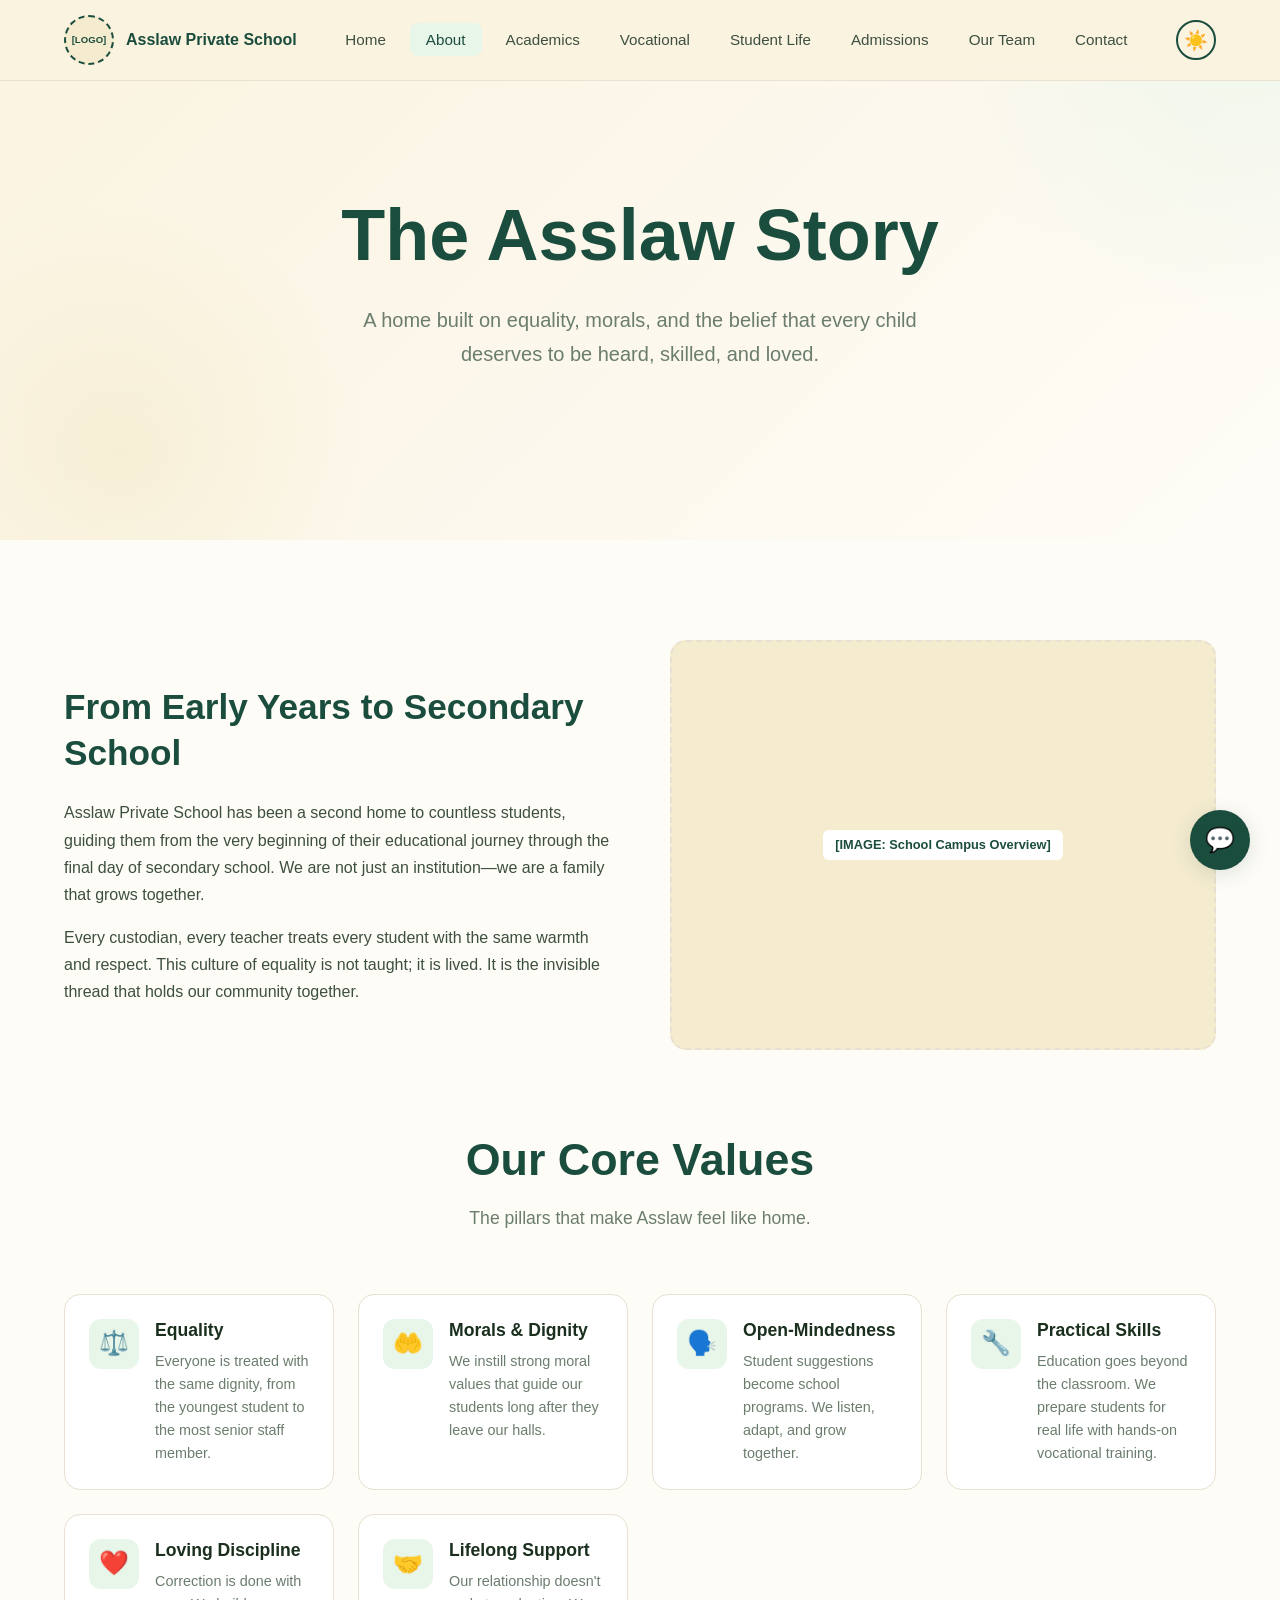
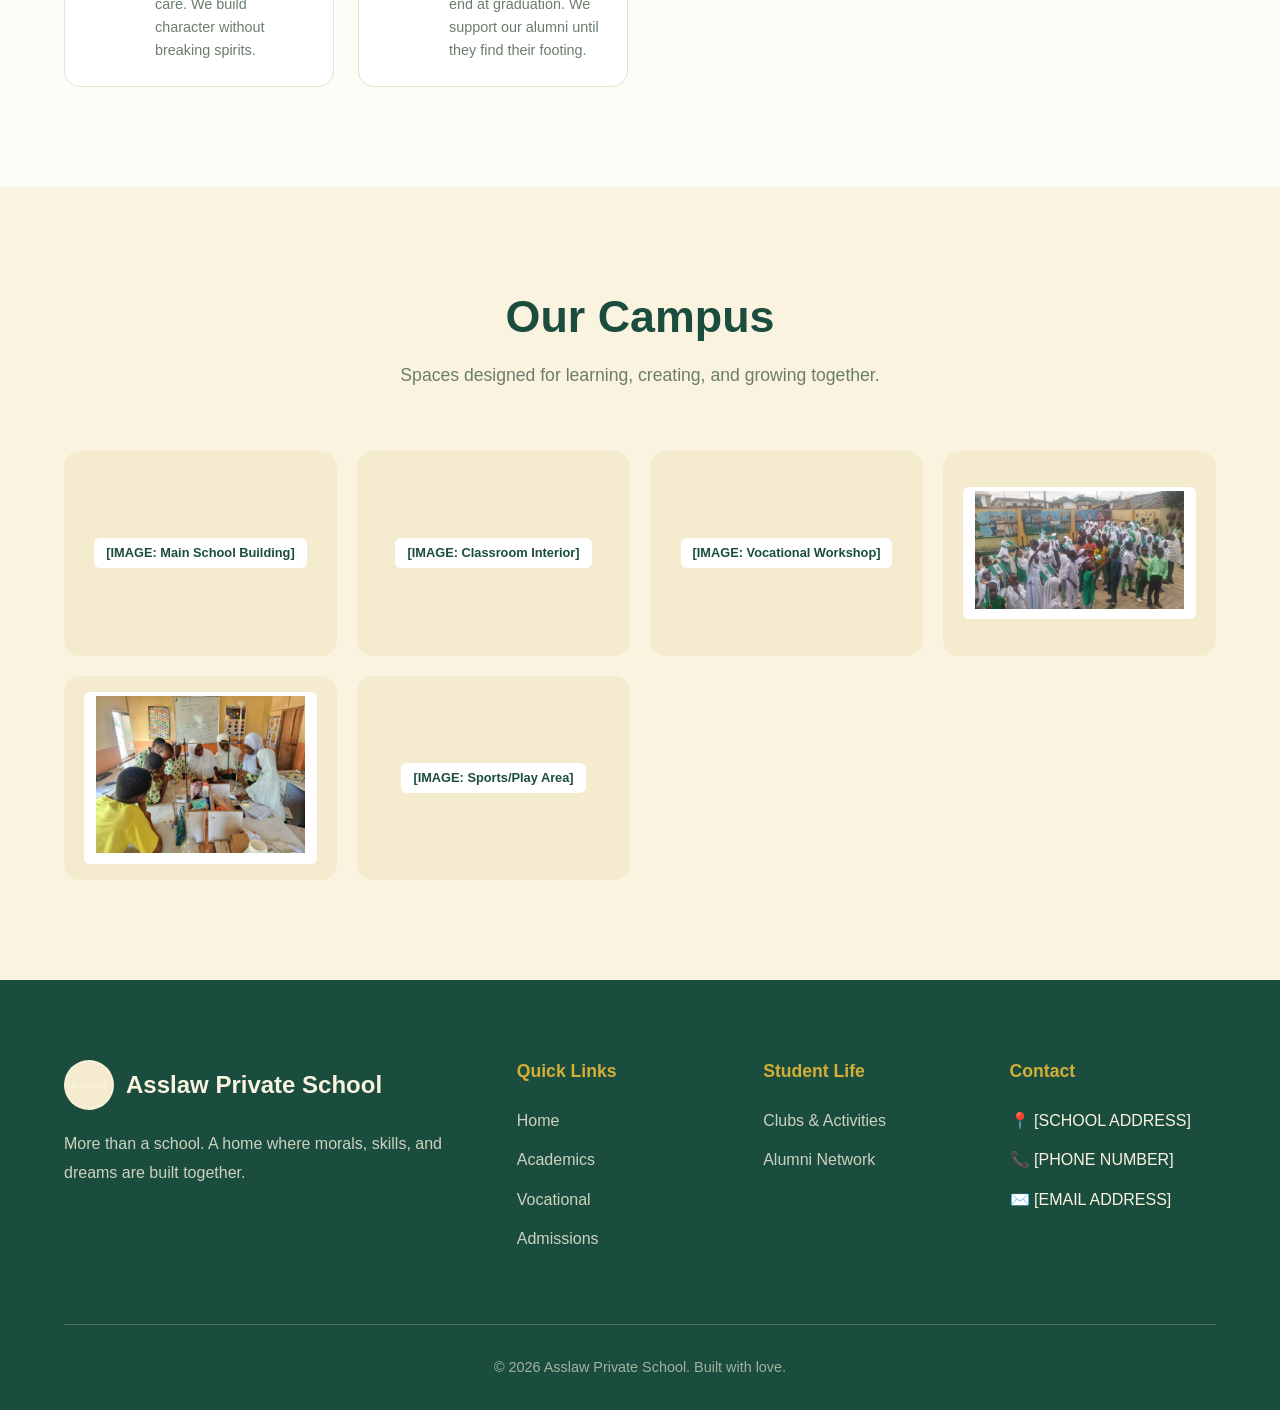
<file: about.html>
<!DOCTYPE html>
<html lang="en" data-theme="light">
<head>
  <meta charset="UTF-8">
  <meta name="viewport" content="width=device-width, initial-scale=1.0">
  <title>About Us | Asslaw Private School</title>
  <link rel="stylesheet" href="styles.css">
</head>
<body>

  <nav class="navbar">
    <div class="nav-container">
      <a href="index.html" class="logo">
        <div class="logo-placeholder">[LOGO]</div>
        <span class="school-name">Asslaw Private School</span>
      </a>
      <ul class="nav-links" id="nav-links">
        <li><a href="index.html">Home</a></li>
        <li><a href="about.html" class="active">About</a></li>
        <li><a href="academics.html">Academics</a></li>
        <li><a href="vocational.html">Vocational</a></li>
        <li><a href="student-life.html">Student Life</a></li>
        <li><a href="admissions.html">Admissions</a></li>
        <li><a href="team.html">Our Team</a></li>
        <li><a href="contact.html">Contact</a></li>
      </ul>
      <div class="nav-controls">
        <button class="theme-toggle" id="theme-toggle">☀️</button>
        <button class="mobile-menu-btn" id="mobile-menu-btn">☰</button>
      </div>
    </div>
  </nav>

  <section class="hero" style="min-height: 60vh; padding-top: 140px;">
    <div class="hero-content fade-in">
      <h1>The Asslaw Story</h1>
      <p>A home built on equality, morals, and the belief that every child deserves to be heard, skilled, and loved.</p>
    </div>
  </section>

  <section class="section">
    <div class="container">
      <div class="fade-in grid-fix">
        <div>
          <h2 style="font-size: 2.2rem; margin-bottom: 24px; color: var(--primary-green);">From Early Years to Secondary School</h2>
          <p style="margin-bottom: 16px; color: var(--text-body);">Asslaw Private School has been a second home to countless students, guiding them from the very beginning of their educational journey through the final day of secondary school. We are not just an institution—we are a family that grows together.</p>
          <p style="color: var(--text-body);">Every custodian, every teacher treats every student with the same warmth and respect. This culture of equality is not taught; it is lived. It is the invisible thread that holds our community together.</p>
        </div>
        <div class="image-placeholder" style="aspect-ratio: 4/3;">
          <span>[IMAGE: School Campus Overview]</span>
        </div>
      </div>

      <div class="section-header fade-in">
        <h2>Our Core Values</h2>
        <p>The pillars that make Asslaw feel like home.</p>
      </div>

      <div class="values-grid">
        <div class="value-item fade-in">
          <div class="value-icon">⚖️</div>
          <div class="value-content">
            <h4>Equality</h4>
            <p>Everyone is treated with the same dignity, from the youngest student to the most senior staff member.</p>
          </div>
        </div>
        
        <div class="value-item fade-in">
          <div class="value-icon">🤲</div>
          <div class="value-content">
            <h4>Morals & Dignity</h4>
            <p>We instill strong moral values that guide our students long after they leave our halls.</p>
          </div>
        </div>
        
        <div class="value-item fade-in">
          <div class="value-icon">🗣️</div>
          <div class="value-content">
            <h4>Open-Mindedness</h4>
            <p>Student suggestions become school programs. We listen, adapt, and grow together.</p>
          </div>
        </div>
        
        <div class="value-item fade-in">
          <div class="value-icon">🔧</div>
          <div class="value-content">
            <h4>Practical Skills</h4>
            <p>Education goes beyond the classroom. We prepare students for real life with hands-on vocational training.</p>
          </div>
        </div>
        
        <div class="value-item fade-in">
          <div class="value-icon">❤️</div>
          <div class="value-content">
            <h4>Loving Discipline</h4>
            <p>Correction is done with care. We build character without breaking spirits.</p>
          </div>
        </div>
        
        <div class="value-item fade-in">
          <div class="value-icon">🤝</div>
          <div class="value-content">
            <h4>Lifelong Support</h4>
            <p>Our relationship doesn't end at graduation. We support our alumni until they find their footing.</p>
          </div>
        </div>
      </div>
    </div>
  </section>

  <section class="section bg-cream">
    <div class="container">
      <div class="section-header fade-in">
        <h2>Our Campus</h2>
        <p>Spaces designed for learning, creating, and growing together.</p>
      </div>
      
      <div class="gallery-grid">
        <div class="gallery-item fade-in">
          <div class="image-placeholder" style="aspect-ratio: 4/3;">
            <span>[IMAGE: Main School Building]</span>
          </div>
        </div>
        <div class="gallery-item fade-in">
          <div class="image-placeholder" style="aspect-ratio: 4/3;">
            <span>[IMAGE: Classroom Interior]</span>
          </div>
        </div>
        <div class="gallery-item fade-in">
          <div class="image-placeholder" style="aspect-ratio: 4/3;">
            <span>[IMAGE: Vocational Workshop]</span>
          </div>
        </div>
        <div class="gallery-item fade-in">
          <div class="image-placeholder" style="aspect-ratio: 4/3;">
            <span><img src="./student-lead-initiative.jpeg" alt="Assembly Ground"></span>
          </div>
        </div>
        <div class="gallery-item fade-in">
          <div class="image-placeholder" style="aspect-ratio: 4/3;">
            <span><img src="./science-fair-friday.jpeg" alt="Science Lab"></span>
          </div>
        </div>
        <div class="gallery-item fade-in">
          <div class="image-placeholder" style="aspect-ratio: 4/3;">
            <span>[IMAGE: Sports/Play Area]</span>
          </div>
        </div>
      </div>
    </div>
  </section>

  <footer class="footer">
    <div class="container">
      <div class="footer-grid">
        <div class="footer-brand">
          <div class="logo" style="color: var(--cream);">
            <div class="logo-placeholder" style="border-color: var(--cream); color: var(--cream);">[LOGO]</div>
            <span>Asslaw Private School</span>
          </div>
          <p>More than a school. A home where morals, skills, and dreams are built together.</p>
        </div>
        <div>
          <h4>Quick Links</h4>
          <ul class="footer-links">
            <li><a href="index.html">Home</a></li>
            <li><a href="academics.html">Academics</a></li>
            <li><a href="vocational.html">Vocational</a></li>
            <li><a href="admissions.html">Admissions</a></li>
          </ul>
        </div>
        <div>
          <h4>Student Life</h4>
          <ul class="footer-links">
            <li><a href="student-life.html">Clubs & Activities</a></li>
            <li><a href="contact.html">Alumni Network</a></li>
          </ul>
        </div>
        <div>
          <h4>Contact</h4>
          <ul class="footer-links">
            <li>📍 [SCHOOL ADDRESS]</li>
            <li>📞 [PHONE NUMBER]</li>
            <li>✉️ [EMAIL ADDRESS]</li>
          </ul>
        </div>
      </div>
      <div class="footer-bottom">
        <p>© 2026 Asslaw Private School. Built with love.</p>
      </div>
    </div>
  </footer>

  <button class="back-to-top" id="back-to-top">↑</button>
    <!-- Asslaw Chatbot -->
<button class="chatbot-toggle" id="chatbot-toggle" aria-label="Open chat">💬</button>

<div class="chatbot-container" id="chatbot-container">
  <div class="chatbot-header">
    <div class="chatbot-avatar">🎓</div>
    <div class="chatbot-info">
      <h4>Asslaw Assistant</h4>
      <span><span class="status-dot"></span>Online now</span>
    </div>
    <button class="chatbot-close" id="chatbot-close">✕</button>
  </div>
  
  <div class="chatbot-messages" id="chatbot-messages"></div>
  
  <div class="chatbot-suggestions" id="chatbot-suggestions"></div>
  
  <div class="chatbot-input-area">
    <input type="text" class="chatbot-input" id="chatbot-input" placeholder="Ask me about Asslaw..." autocomplete="off">
    <button class="chatbot-send" id="chatbot-send">➤</button>
  </div>
</div>
  <script src="script.js"></script>
  
</body>
</html>
</file>
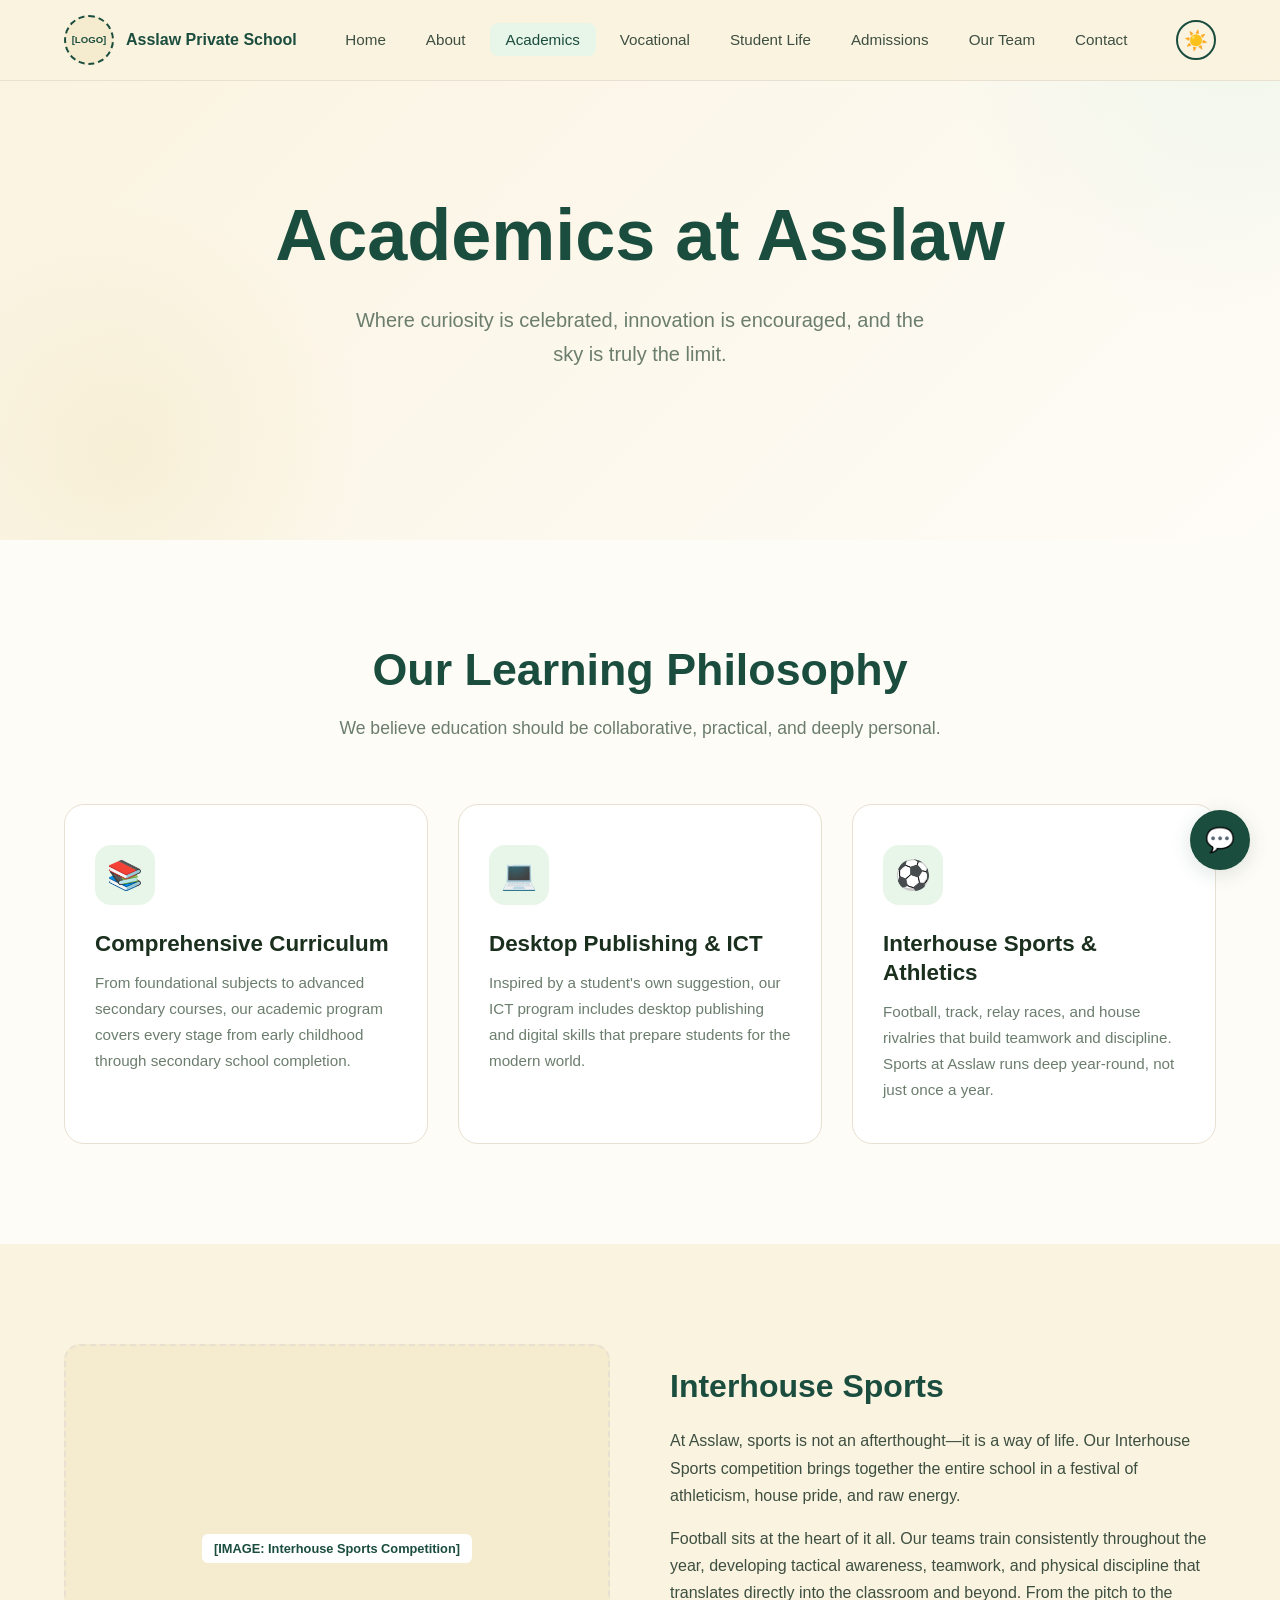
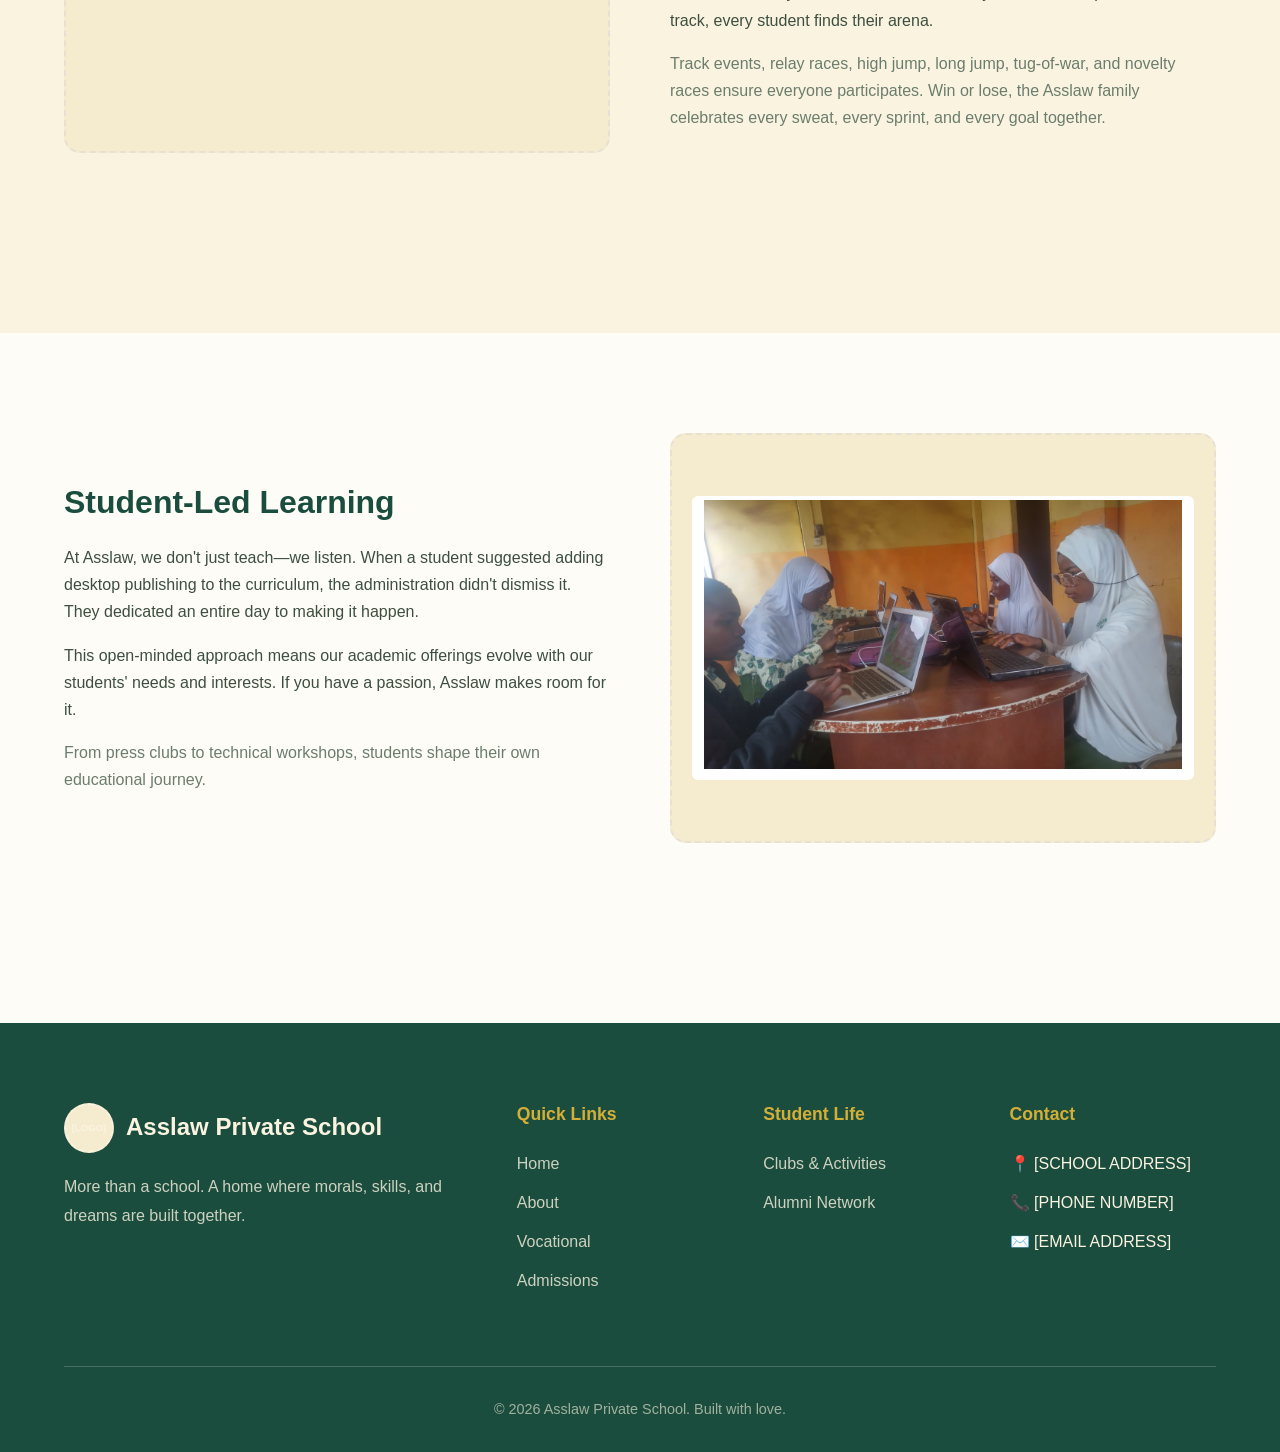
<file: academics.html>
<!DOCTYPE html>
<html lang="en" data-theme="light">
<head>
  <meta charset="UTF-8">
  <meta name="viewport" content="width=device-width, initial-scale=1.0">
  <title>Academics | Asslaw Private School</title>
  <link rel="stylesheet" href="styles.css">
</head>
<body>

  <nav class="navbar">
    <div class="nav-container">
      <a href="index.html" class="logo">
        <div class="logo-placeholder">[LOGO]</div>
        <span class="school-name">Asslaw Private School</span>
      </a>
      <ul class="nav-links" id="nav-links">
        <li><a href="index.html">Home</a></li>
        <li><a href="about.html">About</a></li>
        <li><a href="academics.html" class="active">Academics</a></li>
        <li><a href="vocational.html">Vocational</a></li>
        <li><a href="student-life.html">Student Life</a></li>
        <li><a href="admissions.html">Admissions</a></li>
        <li><a href="team.html">Our Team</a></li>
        <li><a href="contact.html">Contact</a></li>
      </ul>
      <div class="nav-controls">
        <button class="theme-toggle" id="theme-toggle">☀️</button>
        <button class="mobile-menu-btn" id="mobile-menu-btn">☰</button>
      </div>
    </div>
  </nav>

  <section class="hero" style="min-height: 60vh; padding-top: 140px;">
    <div class="hero-content fade-in">
      <h1>Academics at Asslaw</h1>
      <p>Where curiosity is celebrated, innovation is encouraged, and the sky is truly the limit.</p>
    </div>
  </section>

  <section class="section">
    <div class="container">
      <div class="section-header fade-in">
        <h2>Our Learning Philosophy</h2>
        <p>We believe education should be collaborative, practical, and deeply personal.</p>
      </div>

      <div class="card-grid">
        <div class="card fade-in">
          <div class="card-icon">📚</div>
          <h3>Comprehensive Curriculum</h3>
          <p>From foundational subjects to advanced secondary courses, our academic program covers every stage from early childhood through secondary school completion.</p>
        </div>
        
        <div class="card fade-in">
          <div class="card-icon">💻</div>
          <h3>Desktop Publishing & ICT</h3>
          <p>Inspired by a student's own suggestion, our ICT program includes desktop publishing and digital skills that prepare students for the modern world.</p>
        </div>
        
        <div class="card fade-in">
          <div class="card-icon">⚽</div>
          <h3>Interhouse Sports & Athletics</h3>
          <p>Football, track, relay races, and house rivalries that build teamwork and discipline. Sports at Asslaw runs deep year-round, not just once a year.</p>
        </div>
      </div>
    </div>
  </section>

  <section class="section bg-cream">
    <div class="container">
      <div class="fade-in grid-fix">
        <div class="image-placeholder" style="aspect-ratio: 4/3;">
          <span>[IMAGE: Interhouse Sports Competition]</span>
        </div>
        <div>
          <h2 style="font-size: 2rem; margin-bottom: 20px; color: var(--primary-green);">Interhouse Sports</h2>
          <p style="margin-bottom: 16px;">At Asslaw, sports is not an afterthought—it is a way of life. Our Interhouse Sports competition brings together the entire school in a festival of athleticism, house pride, and raw energy.</p>
          <p style="margin-bottom: 16px;">Football sits at the heart of it all. Our teams train consistently throughout the year, developing tactical awareness, teamwork, and physical discipline that translates directly into the classroom and beyond. From the pitch to the track, every student finds their arena.</p>
          <p style="color: var(--text-light);">Track events, relay races, high jump, long jump, tug-of-war, and novelty races ensure everyone participates. Win or lose, the Asslaw family celebrates every sweat, every sprint, and every goal together.</p>
        </div>
      </div>
    </div>
  </section>

  <section class="section">
    <div class="container">
      <div class="fade-in grid-fix">
        <div>
          <h2 style="font-size: 2rem; margin-bottom: 20px; color: var(--primary-green);">Student-Led Learning</h2>
          <p style="margin-bottom: 16px;">At Asslaw, we don't just teach—we listen. When a student suggested adding desktop publishing to the curriculum, the administration didn't dismiss it. They dedicated an entire day to making it happen.</p>
          <p style="margin-bottom: 16px;">This open-minded approach means our academic offerings evolve with our students' needs and interests. If you have a passion, Asslaw makes room for it.</p>
          <p style="color: var(--text-light);">From press clubs to technical workshops, students shape their own educational journey.</p>
        </div>
        <div class="image-placeholder" style="aspect-ratio: 4/3;">
          <span><img src="./desktop-publishing.jpeg" alt="Desktop Publishing Class"></span>
        </div>
      </div>
    </div>
  </section>

  <footer class="footer">
    <div class="container">
      <div class="footer-grid">
        <div class="footer-brand">
          <div class="logo" style="color: var(--cream);">
            <div class="logo-placeholder" style="border-color: var(--cream); color: var(--cream);">[LOGO]</div>
            <span>Asslaw Private School</span>
          </div>
          <p>More than a school. A home where morals, skills, and dreams are built together.</p>
        </div>
        <div>
          <h4>Quick Links</h4>
          <ul class="footer-links">
            <li><a href="index.html">Home</a></li>
            <li><a href="about.html">About</a></li>
            <li><a href="vocational.html">Vocational</a></li>
            <li><a href="admissions.html">Admissions</a></li>
          </ul>
        </div>
        <div>
          <h4>Student Life</h4>
          <ul class="footer-links">
            <li><a href="student-life.html">Clubs & Activities</a></li>
            <li><a href="contact.html">Alumni Network</a></li>
          </ul>
        </div>
        <div>
          <h4>Contact</h4>
          <ul class="footer-links">
            <li>📍 [SCHOOL ADDRESS]</li>
            <li>📞 [PHONE NUMBER]</li>
            <li>✉️ [EMAIL ADDRESS]</li>
          </ul>
        </div>
      </div>
      <div class="footer-bottom">
        <p>© 2026 Asslaw Private School. Built with love.</p>
      </div>
    </div>
  </footer>

  <button class="back-to-top" id="back-to-top">↑</button>
    <!-- Asslaw Chatbot -->
<button class="chatbot-toggle" id="chatbot-toggle" aria-label="Open chat">💬</button>

<div class="chatbot-container" id="chatbot-container">
  <div class="chatbot-header">
    <div class="chatbot-avatar">🎓</div>
    <div class="chatbot-info">
      <h4>Asslaw Assistant</h4>
      <span><span class="status-dot"></span>Online now</span>
    </div>
    <button class="chatbot-close" id="chatbot-close">✕</button>
  </div>
  
  <div class="chatbot-messages" id="chatbot-messages"></div>
  
  <div class="chatbot-suggestions" id="chatbot-suggestions"></div>
  
  <div class="chatbot-input-area">
    <input type="text" class="chatbot-input" id="chatbot-input" placeholder="Ask me about Asslaw..." autocomplete="off">
    <button class="chatbot-send" id="chatbot-send">➤</button>
  </div>
</div>
  <script src="script.js"></script>
  
</body>
</html>
</file>
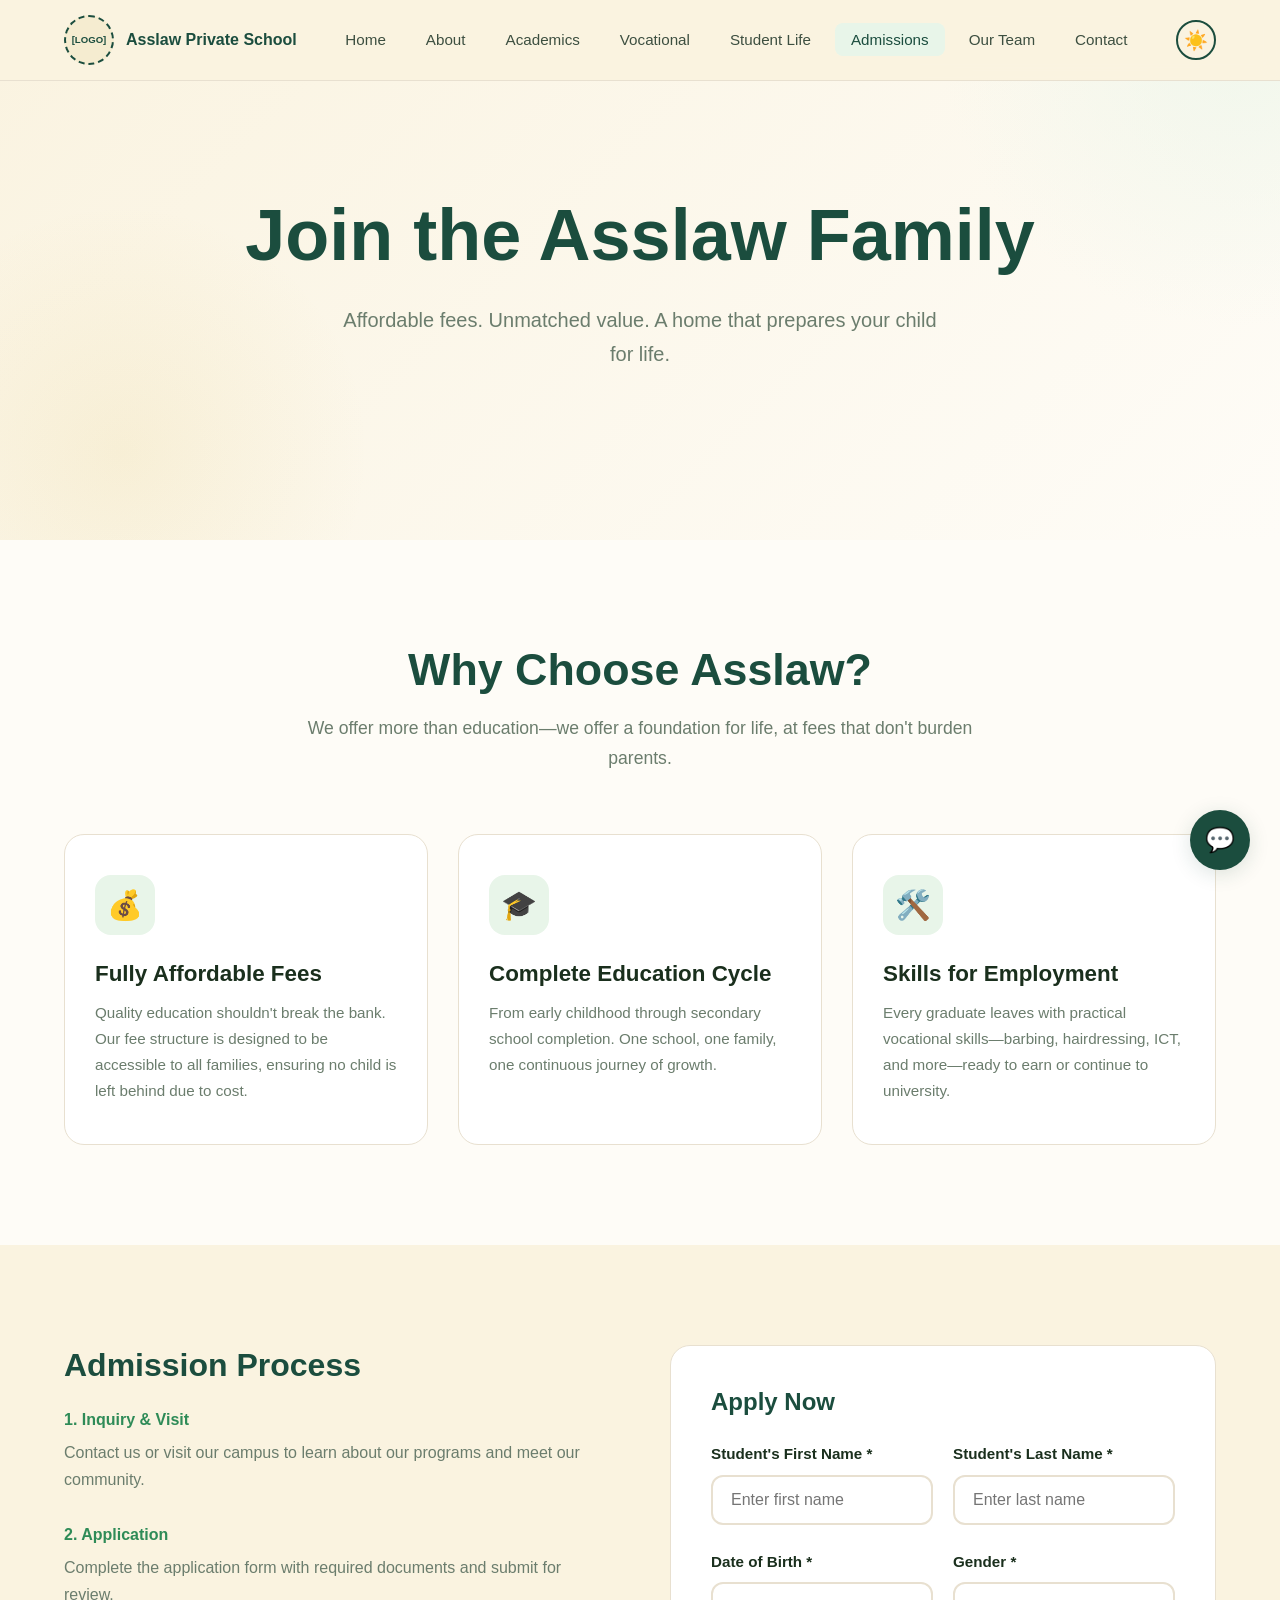
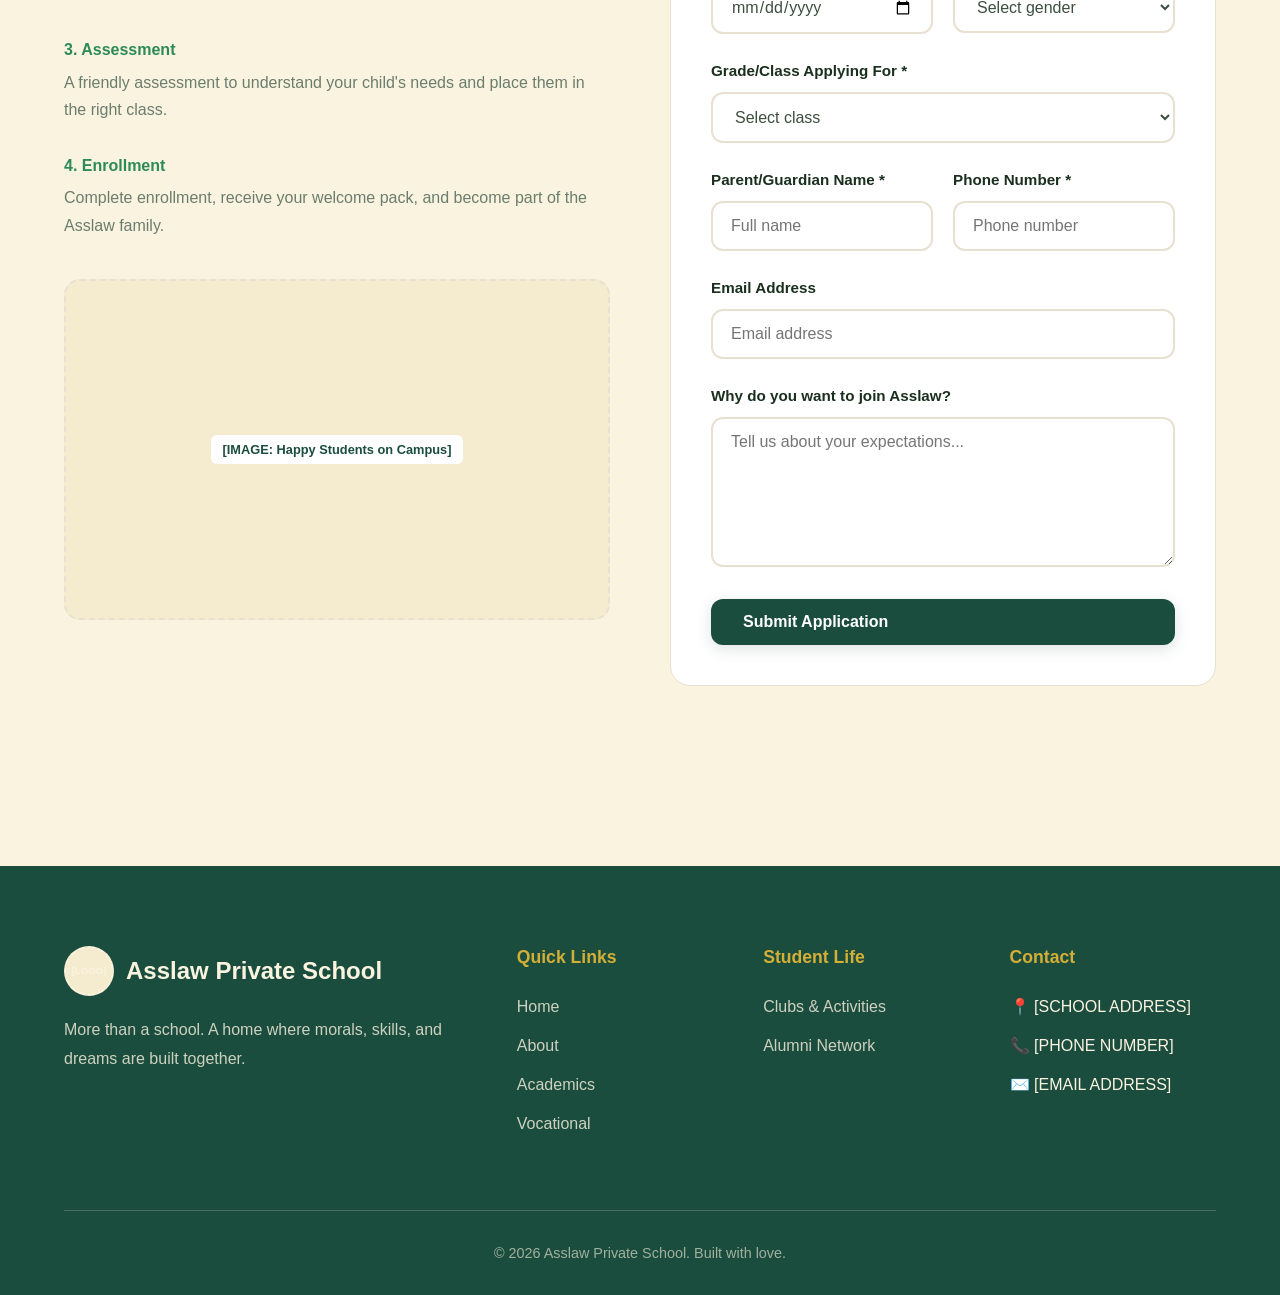
<file: admissions.html>
<!DOCTYPE html>
<html lang="en" data-theme="light">
<head>
  <meta charset="UTF-8">
  <meta name="viewport" content="width=device-width, initial-scale=1.0">
  <title>Admissions | Asslaw Private School</title>
  <link rel="stylesheet" href="styles.css">
</head>
<body>

  <nav class="navbar">
    <div class="nav-container">
      <a href="index.html" class="logo">
        <div class="logo-placeholder">[LOGO]</div>
        <span class="school-name">Asslaw Private School</span>
      </a>
      <ul class="nav-links" id="nav-links">
        <li><a href="index.html">Home</a></li>
        <li><a href="about.html">About</a></li>
        <li><a href="academics.html">Academics</a></li>
        <li><a href="vocational.html">Vocational</a></li>
        <li><a href="student-life.html">Student Life</a></li>
        <li><a href="admissions.html" class="active">Admissions</a></li>
        <li><a href="team.html">Our Team</a></li>
        <li><a href="contact.html">Contact</a></li>
      </ul>
      <div class="nav-controls">
        <button class="theme-toggle" id="theme-toggle">☀️</button>
        <button class="mobile-menu-btn" id="mobile-menu-btn">☰</button>
      </div>
    </div>
  </nav>

  <section class="hero" style="min-height: 60vh; padding-top: 140px;">
    <div class="hero-content fade-in">
      <h1>Join the Asslaw Family</h1>
      <p>Affordable fees. Unmatched value. A home that prepares your child for life.</p>
    </div>
  </section>

  <section class="section">
    <div class="container">
      <div class="section-header fade-in">
        <h2>Why Choose Asslaw?</h2>
        <p>We offer more than education—we offer a foundation for life, at fees that don't burden parents.</p>
      </div>

      <div class="card-grid">
        <div class="card fade-in">
          <div class="card-icon">💰</div>
          <h3>Fully Affordable Fees</h3>
          <p>Quality education shouldn't break the bank. Our fee structure is designed to be accessible to all families, ensuring no child is left behind due to cost.</p>
        </div>
        
        <div class="card fade-in">
          <div class="card-icon">🎓</div>
          <h3>Complete Education Cycle</h3>
          <p>From early childhood through secondary school completion. One school, one family, one continuous journey of growth.</p>
        </div>
        
        <div class="card fade-in">
          <div class="card-icon">🛠️</div>
          <h3>Skills for Employment</h3>
          <p>Every graduate leaves with practical vocational skills—barbing, hairdressing, ICT, and more—ready to earn or continue to university.</p>
        </div>
      </div>
    </div>
  </section>

  <section class="section bg-cream">
    <div class="container">
      <div style="align-items: start;" class="grid-fix">
        <div class="fade-in">
          <h2 style="font-size: 2rem; margin-bottom: 24px; color: var(--primary-green);">Admission Process</h2>
          
          <div style="margin-bottom: 32px;">
            <h4 style="color: var(--secondary-green); margin-bottom: 8px;">1. Inquiry & Visit</h4>
            <p style="color: var(--text-light);">Contact us or visit our campus to learn about our programs and meet our community.</p>
          </div>
          
          <div style="margin-bottom: 32px;">
            <h4 style="color: var(--secondary-green); margin-bottom: 8px;">2. Application</h4>
            <p style="color: var(--text-light);">Complete the application form with required documents and submit for review.</p>
          </div>
          
          <div style="margin-bottom: 32px;">
            <h4 style="color: var(--secondary-green); margin-bottom: 8px;">3. Assessment</h4>
            <p style="color: var(--text-light);">A friendly assessment to understand your child's needs and place them in the right class.</p>
          </div>
          
          <div style="margin-bottom: 32px;">
            <h4 style="color: var(--secondary-green); margin-bottom: 8px;">4. Enrollment</h4>
            <p style="color: var(--text-light);">Complete enrollment, receive your welcome pack, and become part of the Asslaw family.</p>
          </div>

          <div class="image-placeholder" style="margin-top: 40px;">
            <span>[IMAGE: Happy Students on Campus]</span>
          </div>
        </div>

        <div class="fade-in" style="background: var(--bg-card); padding: 40px; border-radius: 20px; border: 1px solid var(--border);">
          <h3 style="font-size: 1.5rem; margin-bottom: 24px; color: var(--primary-green);">Apply Now</h3>
          
          <div class="form-success" id="admission-success">
            ✅ Thank you! Your application has been received. We will contact you shortly.
          </div>

          <form class="asslaw-form" id="admission-form">
            <div class="form-row">
              <div class="form-group">
                <label class="form-label">Student's First Name *</label>
                <input type="text" class="form-input" required placeholder="Enter first name">
              </div>
              <div class="form-group">
                <label class="form-label">Student's Last Name *</label>
                <input type="text" class="form-input" required placeholder="Enter last name">
              </div>
            </div>

            <div class="form-row">
              <div class="form-group">
                <label class="form-label">Date of Birth *</label>
                <input type="date" class="form-input" required>
              </div>
              <div class="form-group">
                <label class="form-label">Gender *</label>
                <select class="form-select" required>
                  <option value="">Select gender</option>
                  <option value="male">Male</option>
                  <option value="female">Female</option>
                </select>
              </div>
            </div>

            <div class="form-group">
              <label class="form-label">Grade/Class Applying For *</label>
              <select class="form-select" required>
                <option value="">Select class</option>
                <option value="nursery">Nursery</option>
                <option value="primary">Primary</option>
                <option value="jss1">JSS 1</option>
                <option value="jss2">JSS 2</option>
                <option value="jss3">JSS 3</option>
                <option value="sss1">SSS 1</option>
                <option value="sss2">SSS 2</option>
                <option value="sss3">SSS 3</option>
              </select>
            </div>

            <div class="form-row">
              <div class="form-group">
                <label class="form-label">Parent/Guardian Name *</label>
                <input type="text" class="form-input" required placeholder="Full name">
              </div>
              <div class="form-group">
                <label class="form-label">Phone Number *</label>
                <input type="tel" class="form-input" required placeholder="Phone number">
              </div>
            </div>

            <div class="form-group">
              <label class="form-label">Email Address</label>
              <input type="email" class="form-input" placeholder="Email address">
            </div>

            <div class="form-group">
              <label class="form-label">Why do you want to join Asslaw?</label>
              <textarea class="form-textarea" placeholder="Tell us about your expectations..."></textarea>
            </div>

            <button type="submit" class="btn btn-primary" style="width: 100%;">Submit Application</button>
          </form>
        </div>
      </div>
    </div>
  </section>

  <footer class="footer">
    <div class="container">
      <div class="footer-grid">
        <div class="footer-brand">
          <div class="logo" style="color: var(--cream);">
            <div class="logo-placeholder" style="border-color: var(--cream); color: var(--cream);">[LOGO]</div>
            <span>Asslaw Private School</span>
          </div>
          <p>More than a school. A home where morals, skills, and dreams are built together.</p>
        </div>
        <div>
          <h4>Quick Links</h4>
          <ul class="footer-links">
            <li><a href="index.html">Home</a></li>
            <li><a href="about.html">About</a></li>
            <li><a href="academics.html">Academics</a></li>
            <li><a href="vocational.html">Vocational</a></li>
          </ul>
        </div>
        <div>
          <h4>Student Life</h4>
          <ul class="footer-links">
            <li><a href="student-life.html">Clubs & Activities</a></li>
            <li><a href="contact.html">Alumni Network</a></li>
          </ul>
        </div>
        <div>
          <h4>Contact</h4>
          <ul class="footer-links">
            <li>📍 [SCHOOL ADDRESS]</li>
            <li>📞 [PHONE NUMBER]</li>
            <li>✉️ [EMAIL ADDRESS]</li>
          </ul>
        </div>
      </div>
      <div class="footer-bottom">
        <p>© 2026 Asslaw Private School. Built with love.</p>
      </div>
    </div>
  </footer>

  <button class="back-to-top" id="back-to-top">↑</button>
    <!-- Asslaw Chatbot -->
<button class="chatbot-toggle" id="chatbot-toggle" aria-label="Open chat">💬</button>

<div class="chatbot-container" id="chatbot-container">
  <div class="chatbot-header">
    <div class="chatbot-avatar">🎓</div>
    <div class="chatbot-info">
      <h4>Asslaw Assistant</h4>
      <span><span class="status-dot"></span>Online now</span>
    </div>
    <button class="chatbot-close" id="chatbot-close">✕</button>
  </div>
  
  <div class="chatbot-messages" id="chatbot-messages"></div>
  
  <div class="chatbot-suggestions" id="chatbot-suggestions"></div>
  
  <div class="chatbot-input-area">
    <input type="text" class="chatbot-input" id="chatbot-input" placeholder="Ask me about Asslaw..." autocomplete="off">
    <button class="chatbot-send" id="chatbot-send">➤</button>
  </div>
</div>
  <script src="script.js"></script>
  
</body>
</html>
</file>
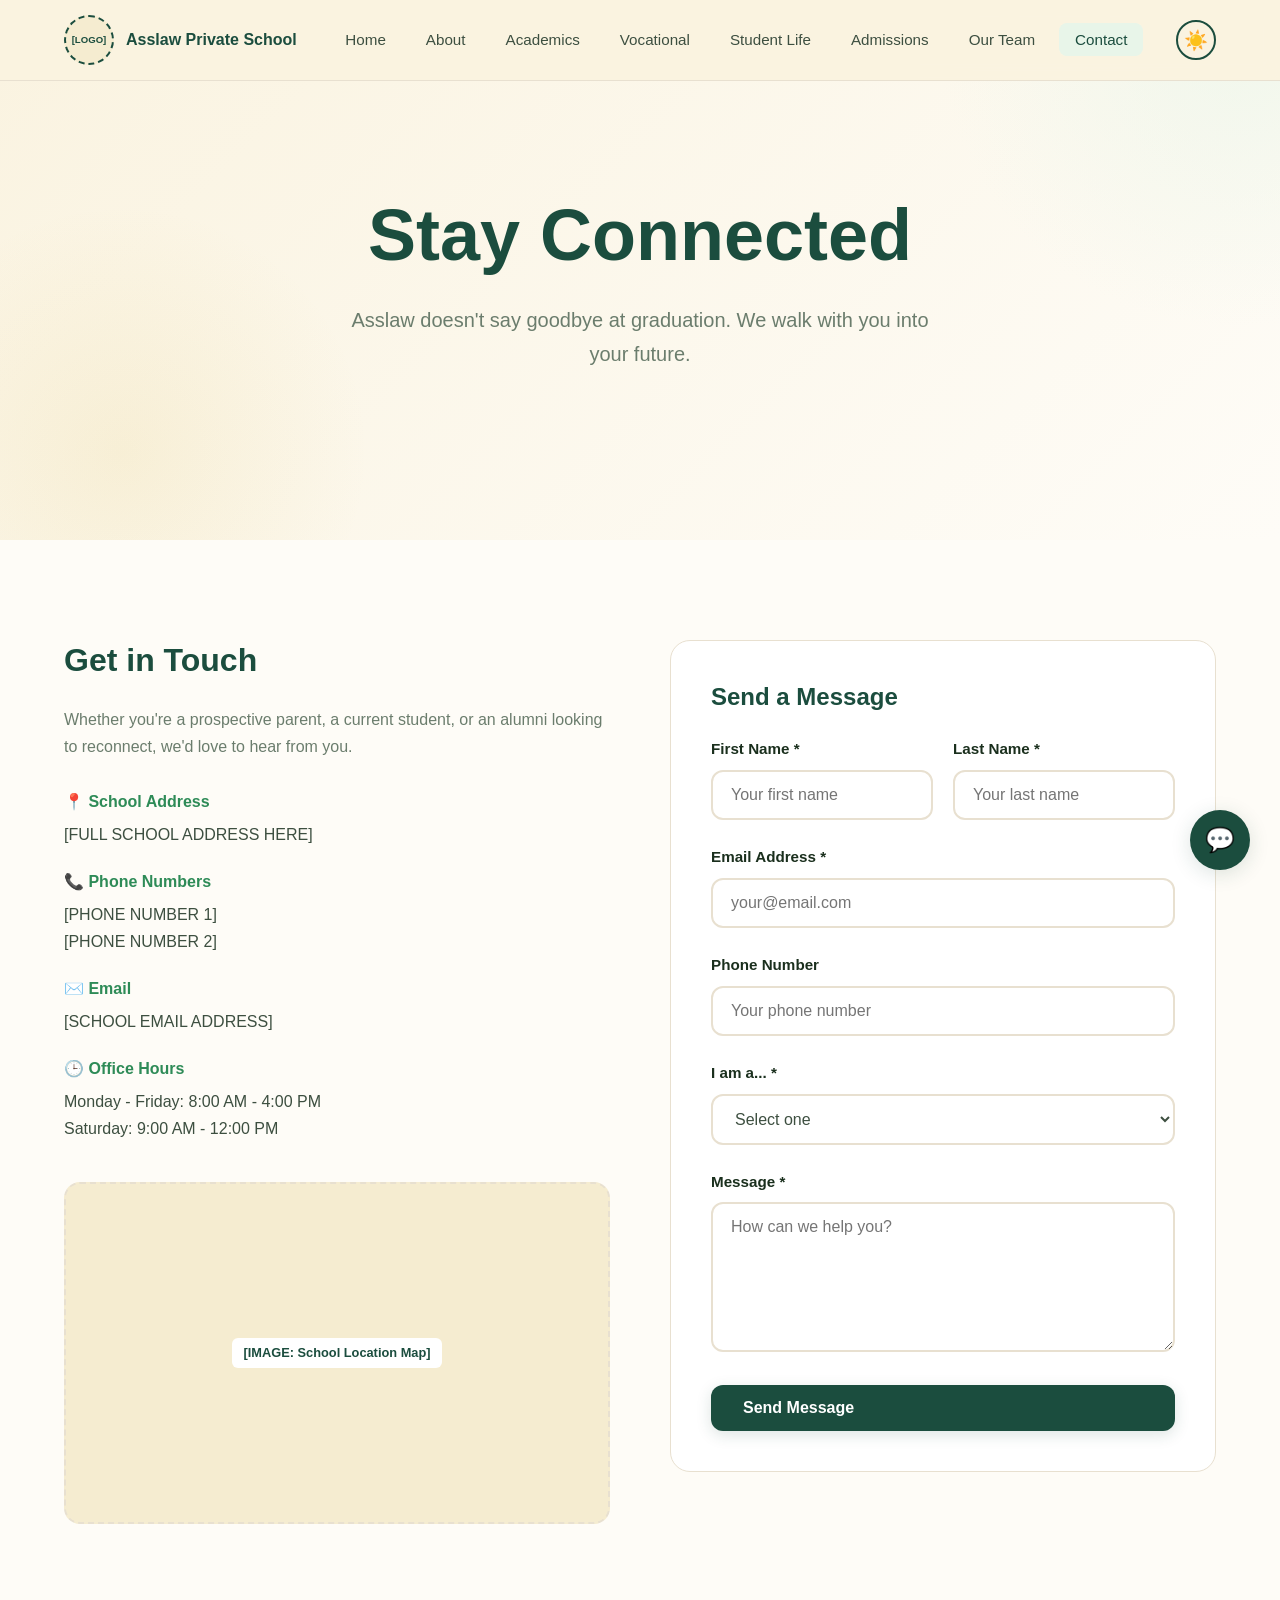
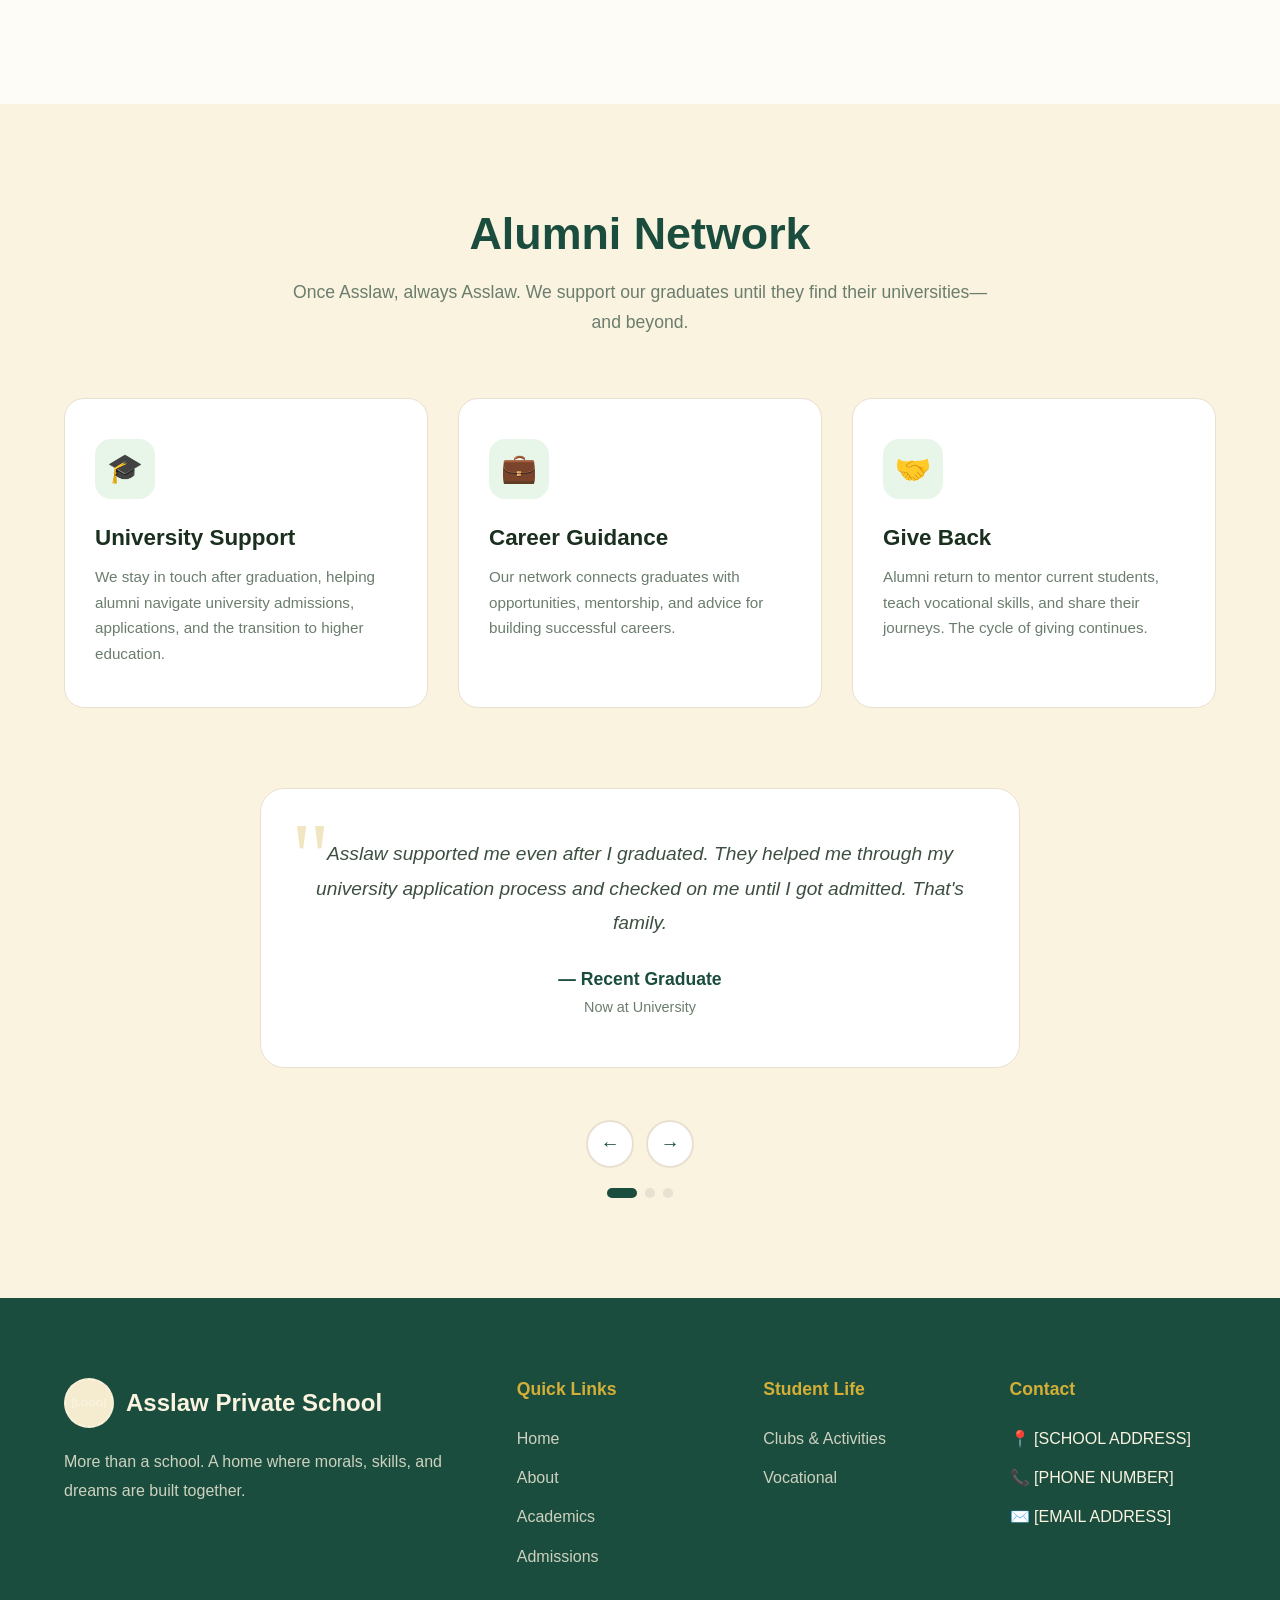
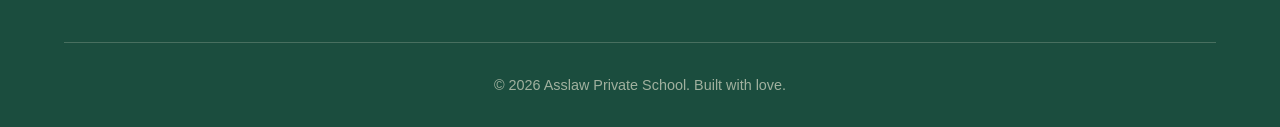
<file: contact.html>
<!DOCTYPE html>
<html lang="en" data-theme="light">
<head>
  <meta charset="UTF-8">
  <meta name="viewport" content="width=device-width, initial-scale=1.0">
  <title>Contact & Alumni | Asslaw Private School</title>
  <link rel="stylesheet" href="styles.css">
</head>
<body>

  <nav class="navbar">
    <div class="nav-container">
      <a href="index.html" class="logo">
        <div class="logo-placeholder">[LOGO]</div>
        <span class="school-name">Asslaw Private School</span>
      </a>
      <ul class="nav-links" id="nav-links">
        <li><a href="index.html">Home</a></li>
        <li><a href="about.html">About</a></li>
        <li><a href="academics.html">Academics</a></li>
        <li><a href="vocational.html">Vocational</a></li>
        <li><a href="student-life.html">Student Life</a></li>
        <li><a href="admissions.html">Admissions</a></li>
        <li><a href="team.html">Our Team</a></li>
        <li><a href="contact.html" class="active">Contact</a></li>
      </ul>
      <div class="nav-controls">
        <button class="theme-toggle" id="theme-toggle">☀️</button>
        <button class="mobile-menu-btn" id="mobile-menu-btn">☰</button>
      </div>
    </div>
  </nav>

  <section class="hero" style="min-height: 60vh; padding-top: 140px;">
    <div class="hero-content fade-in">
      <h1>Stay Connected</h1>
      <p>Asslaw doesn't say goodbye at graduation. We walk with you into your future.</p>
    </div>
  </section>

  <section class="section">
    <div class="container">
      <div style="align-items: start;" class="grid-fix">
        <div class="fade-in">
          <h2 style="font-size: 2rem; margin-bottom: 24px; color: var(--primary-green);">Get in Touch</h2>
          <p style="margin-bottom: 32px; color: var(--text-light);">Whether you're a prospective parent, a current student, or an alumni looking to reconnect, we'd love to hear from you.</p>
          
          <div style="margin-bottom: 24px;">
            <h4 style="color: var(--secondary-green); margin-bottom: 8px;">📍 School Address</h4>
            <p style="color: var(--text-body);">[FULL SCHOOL ADDRESS HERE]</p>
          </div>
          
          <div style="margin-bottom: 24px;">
            <h4 style="color: var(--secondary-green); margin-bottom: 8px;">📞 Phone Numbers</h4>
            <p style="color: var(--text-body);">[PHONE NUMBER 1]<br>[PHONE NUMBER 2]</p>
          </div>
          
          <div style="margin-bottom: 24px;">
            <h4 style="color: var(--secondary-green); margin-bottom: 8px;">✉️ Email</h4>
            <p style="color: var(--text-body);">[SCHOOL EMAIL ADDRESS]</p>
          </div>
          
          <div style="margin-bottom: 24px;">
            <h4 style="color: var(--secondary-green); margin-bottom: 8px;">🕒 Office Hours</h4>
            <p style="color: var(--text-body);">Monday - Friday: 8:00 AM - 4:00 PM<br>Saturday: 9:00 AM - 12:00 PM</p>
          </div>

          <div class="image-placeholder" style="margin-top: 40px;">
            <span>[IMAGE: School Location Map]</span>
          </div>
        </div>

        <div class="fade-in" style="background: var(--bg-card); padding: 40px; border-radius: 20px; border: 1px solid var(--border);">
          <h3 style="font-size: 1.5rem; margin-bottom: 24px; color: var(--primary-green);">Send a Message</h3>
          
          <div class="form-success" id="contact-success">
            ✅ Thank you for reaching out! We will respond within 24 hours.
          </div>

          <form class="asslaw-form" id="contact-form">
            <div class="form-row">
              <div class="form-group">
                <label class="form-label">First Name *</label>
                <input type="text" class="form-input" required placeholder="Your first name">
              </div>
              <div class="form-group">
                <label class="form-label">Last Name *</label>
                <input type="text" class="form-input" required placeholder="Your last name">
              </div>
            </div>

            <div class="form-group">
              <label class="form-label">Email Address *</label>
              <input type="email" class="form-input" required placeholder="your@email.com">
            </div>

            <div class="form-group">
              <label class="form-label">Phone Number</label>
              <input type="tel" class="form-input" placeholder="Your phone number">
            </div>

            <div class="form-group">
              <label class="form-label">I am a... *</label>
              <select class="form-select" required>
                <option value="">Select one</option>
                <option value="parent">Prospective Parent</option>
                <option value="student">Current Student</option>
                <option value="alumni">Alumni</option>
                <option value="visitor">Visitor</option>
                <option value="other">Other</option>
              </select>
            </div>

            <div class="form-group">
              <label class="form-label">Message *</label>
              <textarea class="form-textarea" required placeholder="How can we help you?"></textarea>
            </div>

            <button type="submit" class="btn btn-primary" style="width: 100%;">Send Message</button>
          </form>
        </div>
      </div>
    </div>
  </section>

  <section class="section bg-cream">
    <div class="container">
      <div class="section-header fade-in">
        <h2>Alumni Network</h2>
        <p>Once Asslaw, always Asslaw. We support our graduates until they find their universities—and beyond.</p>
      </div>

      <div class="card-grid">
        <div class="card fade-in">
          <div class="card-icon">🎓</div>
          <h3>University Support</h3>
          <p>We stay in touch after graduation, helping alumni navigate university admissions, applications, and the transition to higher education.</p>
        </div>
        
        <div class="card fade-in">
          <div class="card-icon">💼</div>
          <h3>Career Guidance</h3>
          <p>Our network connects graduates with opportunities, mentorship, and advice for building successful careers.</p>
        </div>
        
        <div class="card fade-in">
          <div class="card-icon">🤝</div>
          <h3>Give Back</h3>
          <p>Alumni return to mentor current students, teach vocational skills, and share their journeys. The cycle of giving continues.</p>
        </div>
      </div>

      <div class="testimonial-slider fade-in" style="margin-top: 60px;">
        <div class="testimonial-track" id="testimonial-track">
          <div class="testimonial-slide">
            <div class="testimonial-card">
              <p class="testimonial-text">Asslaw supported me even after I graduated. They helped me through my university application process and checked on me until I got admitted. That's family.</p>
              <div class="testimonial-author">— Recent Graduate</div>
              <div class="testimonial-role">Now at University</div>
            </div>
          </div>
          
          <div class="testimonial-slide">
            <div class="testimonial-card">
              <p class="testimonial-text">I came back to teach barbing to current students. Seeing their eyes light up the way mine did reminds me why Asslaw is special. We don't leave; we give back.</p>
              <div class="testimonial-author">— Alumni Mentor</div>
              <div class="testimonial-role">Professional Barber & Mentor</div>
            </div>
          </div>
          
          <div class="testimonial-slide">
            <div class="testimonial-card">
              <p class="testimonial-text">The skills I learned at Asslaw—desktop publishing, discipline, teamwork—are what set me apart in university. I didn't just graduate; I was prepared for life.</p>
              <div class="testimonial-author">— University Student</div>
              <div class="testimonial-role">Asslaw Alumni</div>
            </div>
          </div>
        </div>

        <div class="testimonial-nav">
          <button class="testimonial-btn" id="prev-testimonial">←</button>
          <button class="testimonial-btn" id="next-testimonial">→</button>
        </div>
        <div class="testimonial-dots">
          <span class="dot active"></span>
          <span class="dot"></span>
          <span class="dot"></span>
        </div>
      </div>
    </div>
  </section>

  <footer class="footer">
    <div class="container">
      <div class="footer-grid">
        <div class="footer-brand">
          <div class="logo" style="color: var(--cream);">
            <div class="logo-placeholder" style="border-color: var(--cream); color: var(--cream);">[LOGO]</div>
            <span>Asslaw Private School</span>
          </div>
          <p>More than a school. A home where morals, skills, and dreams are built together.</p>
        </div>
        <div>
          <h4>Quick Links</h4>
          <ul class="footer-links">
            <li><a href="index.html">Home</a></li>
            <li><a href="about.html">About</a></li>
            <li><a href="academics.html">Academics</a></li>
            <li><a href="admissions.html">Admissions</a></li>
          </ul>
        </div>
        <div>
          <h4>Student Life</h4>
          <ul class="footer-links">
            <li><a href="student-life.html">Clubs & Activities</a></li>
            <li><a href="vocational.html">Vocational</a></li>
          </ul>
        </div>
        <div>
          <h4>Contact</h4>
          <ul class="footer-links">
            <li>📍 [SCHOOL ADDRESS]</li>
            <li>📞 [PHONE NUMBER]</li>
            <li>✉️ [EMAIL ADDRESS]</li>
          </ul>
        </div>
      </div>
      <div class="footer-bottom">
        <p>© 2026 Asslaw Private School. Built with love.</p>
      </div>
    </div>
  </footer>

  <button class="back-to-top" id="back-to-top">↑</button>
    <!-- Asslaw Chatbot -->
<button class="chatbot-toggle" id="chatbot-toggle" aria-label="Open chat">💬</button>

<div class="chatbot-container" id="chatbot-container">
  <div class="chatbot-header">
    <div class="chatbot-avatar">🎓</div>
    <div class="chatbot-info">
      <h4>Asslaw Assistant</h4>
      <span><span class="status-dot"></span>Online now</span>
    </div>
    <button class="chatbot-close" id="chatbot-close">✕</button>
  </div>
  
  <div class="chatbot-messages" id="chatbot-messages"></div>
  
  <div class="chatbot-suggestions" id="chatbot-suggestions"></div>
  
  <div class="chatbot-input-area">
    <input type="text" class="chatbot-input" id="chatbot-input" placeholder="Ask me about Asslaw..." autocomplete="off">
    <button class="chatbot-send" id="chatbot-send">➤</button>
  </div>
</div>
  <script src="script.js"></script>
  
</body>
</html>
</file>
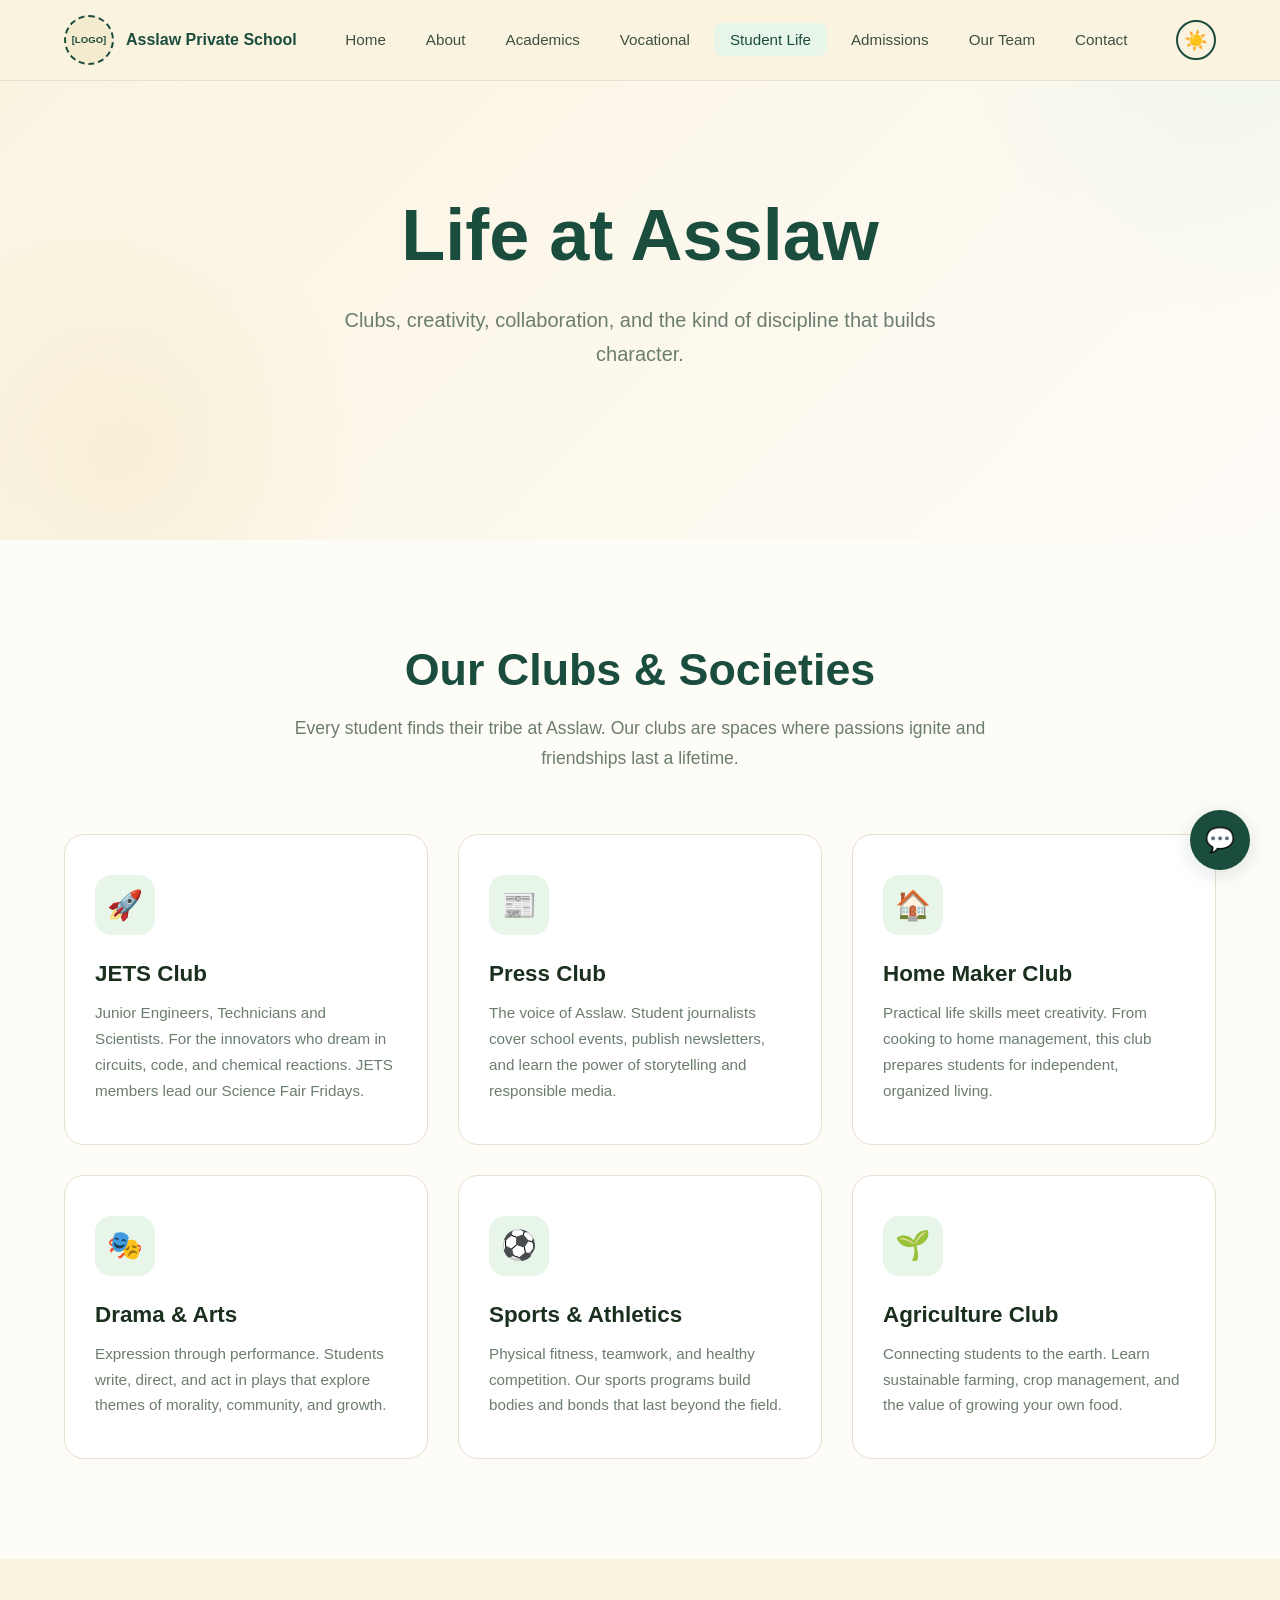
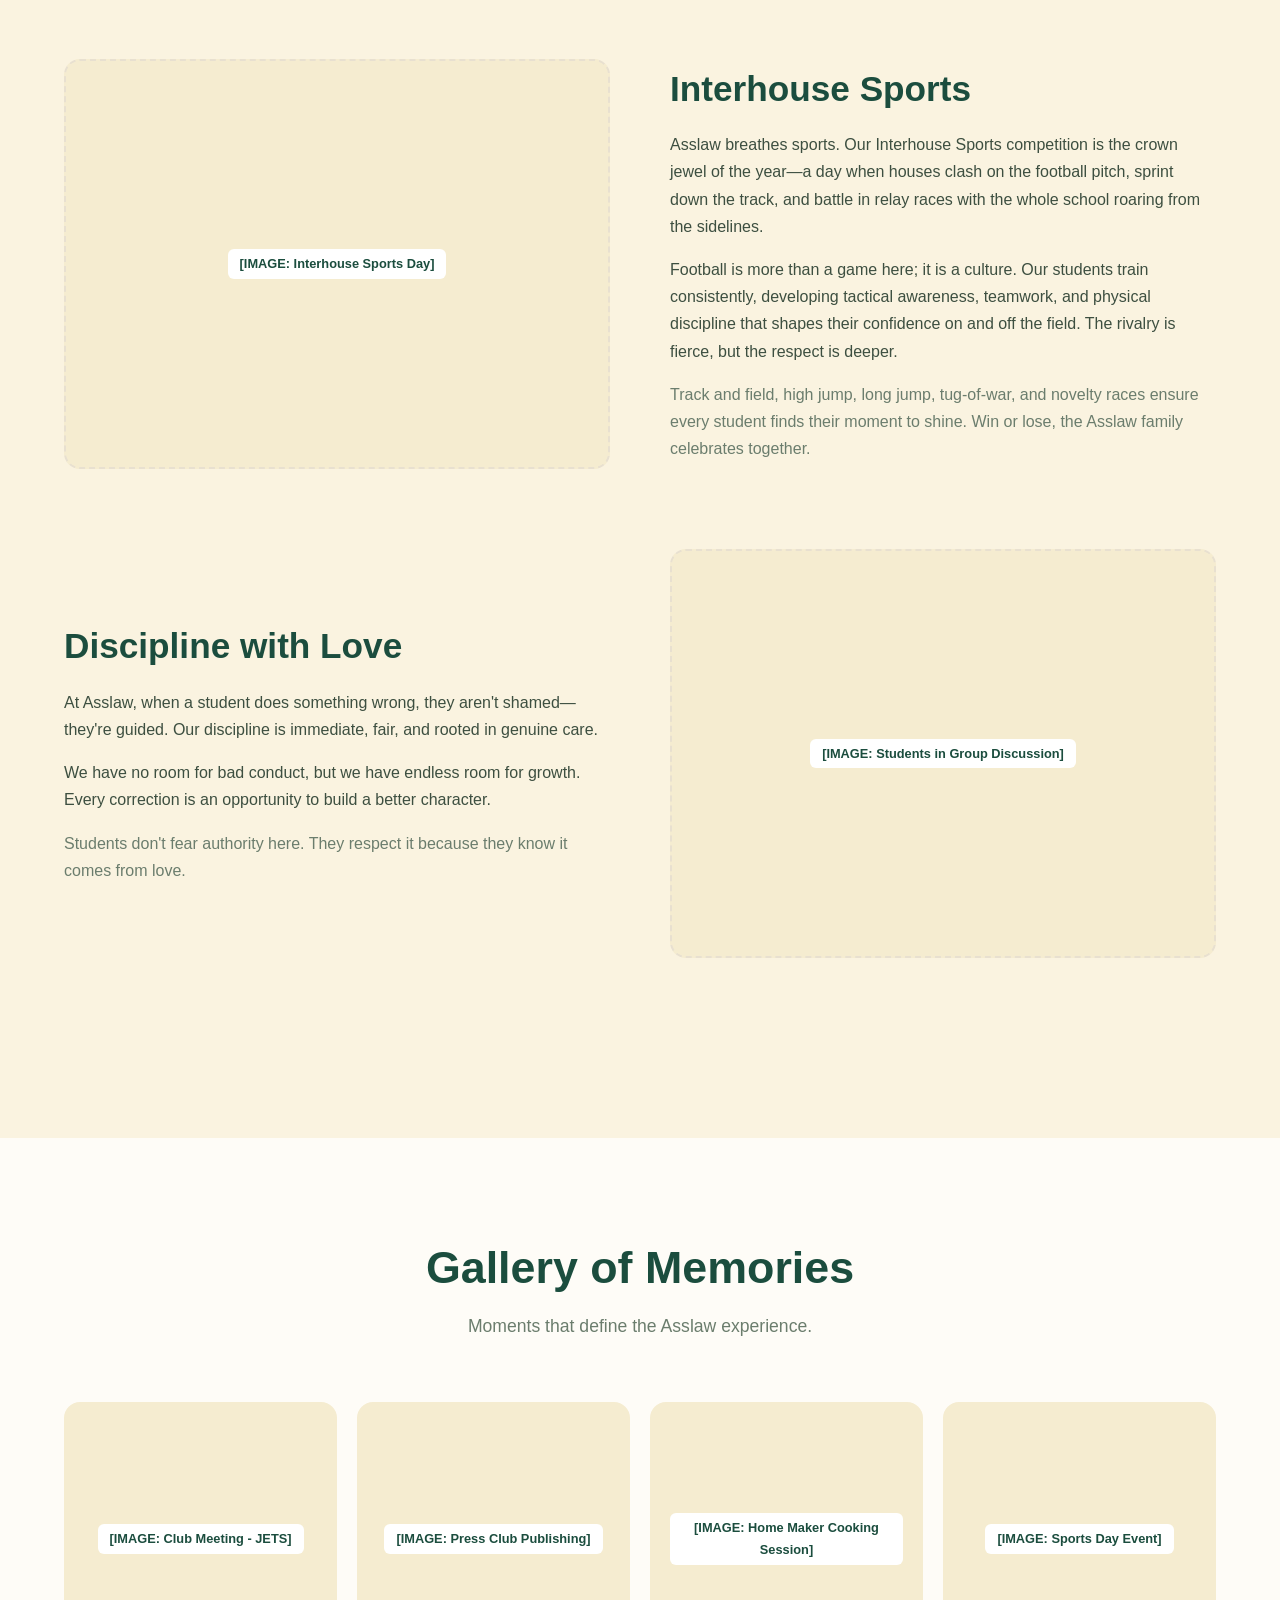
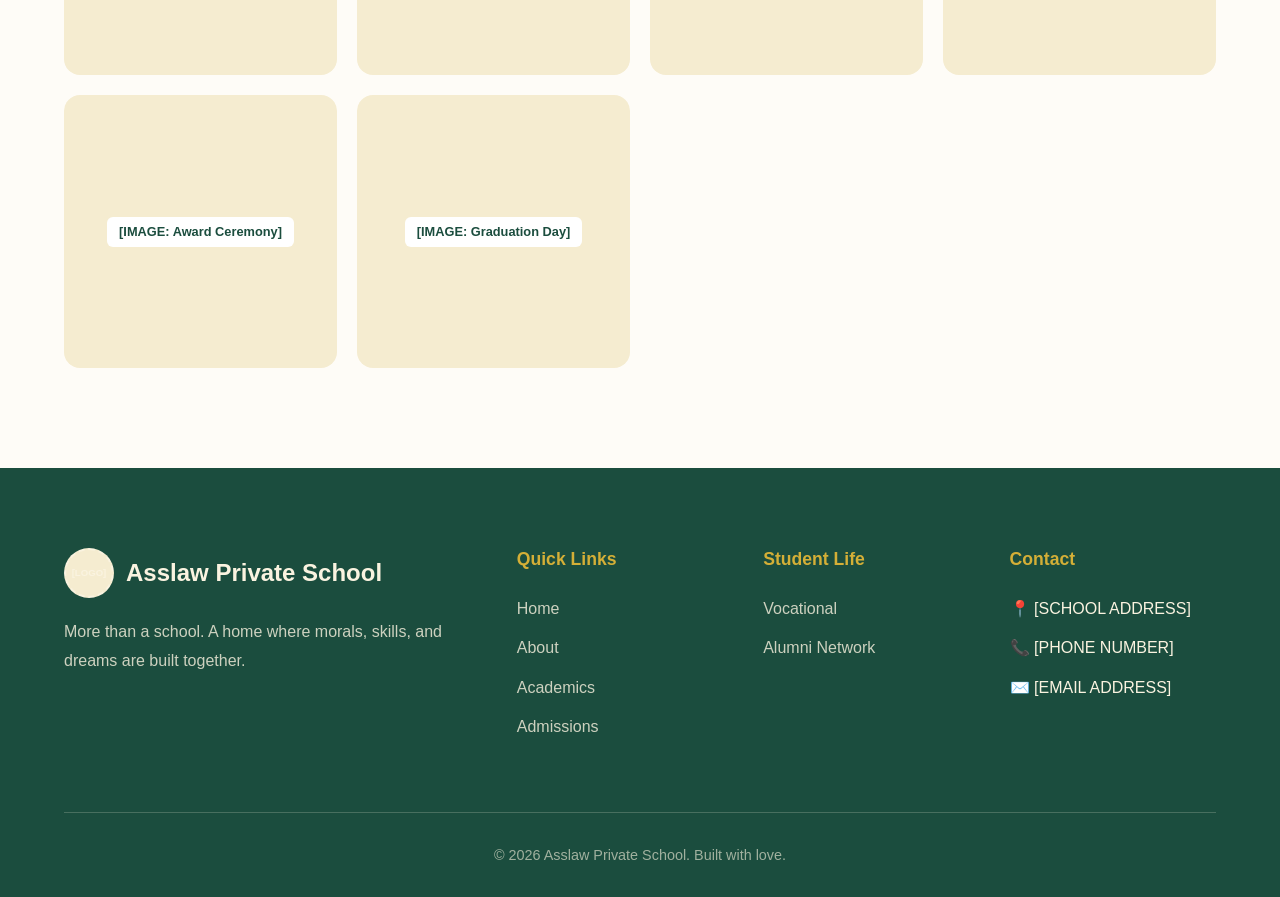
<file: student-life.html>
<!DOCTYPE html>
<html lang="en" data-theme="light">
<head>
  <meta charset="UTF-8">
  <meta name="viewport" content="width=device-width, initial-scale=1.0">
  <title>Student Life | Asslaw Private School</title>
  <link rel="stylesheet" href="styles.css">
</head>
<body>

  <nav class="navbar">
    <div class="nav-container">
      <a href="index.html" class="logo">
        <div class="logo-placeholder">[LOGO]</div>
        <span class="school-name">Asslaw Private School</span>
      </a>
      <ul class="nav-links" id="nav-links">
        <li><a href="index.html">Home</a></li>
        <li><a href="about.html">About</a></li>
        <li><a href="academics.html">Academics</a></li>
        <li><a href="vocational.html">Vocational</a></li>
        <li><a href="student-life.html" class="active">Student Life</a></li>
        <li><a href="admissions.html">Admissions</a></li>
        <li><a href="team.html">Our Team</a></li>
        <li><a href="contact.html">Contact</a></li>
      </ul>
      <div class="nav-controls">
        <button class="theme-toggle" id="theme-toggle">☀️</button>
        <button class="mobile-menu-btn" id="mobile-menu-btn">☰</button>
      </div>
    </div>
  </nav>

  <section class="hero" style="min-height: 60vh; padding-top: 140px;">
    <div class="hero-content fade-in">
      <h1>Life at Asslaw</h1>
      <p>Clubs, creativity, collaboration, and the kind of discipline that builds character.</p>
    </div>
  </section>

  <section class="section">
    <div class="container">
      <div class="section-header fade-in">
        <h2>Our Clubs & Societies</h2>
        <p>Every student finds their tribe at Asslaw. Our clubs are spaces where passions ignite and friendships last a lifetime.</p>
      </div>

      <div class="card-grid">
        <div class="card fade-in">
          <div class="card-icon">🚀</div>
          <h3>JETS Club</h3>
          <p>Junior Engineers, Technicians and Scientists. For the innovators who dream in circuits, code, and chemical reactions. JETS members lead our Science Fair Fridays.</p>
        </div>
        
        <div class="card fade-in">
          <div class="card-icon">📰</div>
          <h3>Press Club</h3>
          <p>The voice of Asslaw. Student journalists cover school events, publish newsletters, and learn the power of storytelling and responsible media.</p>
        </div>
        
        <div class="card fade-in">
          <div class="card-icon">🏠</div>
          <h3>Home Maker Club</h3>
          <p>Practical life skills meet creativity. From cooking to home management, this club prepares students for independent, organized living.</p>
        </div>
        
        <div class="card fade-in">
          <div class="card-icon">🎭</div>
          <h3>Drama & Arts</h3>
          <p>Expression through performance. Students write, direct, and act in plays that explore themes of morality, community, and growth.</p>
        </div>
        
        <div class="card fade-in">
          <div class="card-icon">⚽</div>
          <h3>Sports & Athletics</h3>
          <p>Physical fitness, teamwork, and healthy competition. Our sports programs build bodies and bonds that last beyond the field.</p>
        </div>
        
        <div class="card fade-in">
          <div class="card-icon">🌱</div>
          <h3>Agriculture Club</h3>
          <p>Connecting students to the earth. Learn sustainable farming, crop management, and the value of growing your own food.</p>
        </div>
      </div>
    </div>
  </section>

  <section class="section bg-cream">
    <div class="container">
      <div class="fade-in grid-fix">
        <div class="image-placeholder" style="aspect-ratio: 4/3;">
          <span>[IMAGE: Interhouse Sports Day]</span>
        </div>
        <div>
          <h2 style="font-size: 2.2rem; margin-bottom: 20px; color: var(--primary-green);">Interhouse Sports</h2>
          <p style="margin-bottom: 16px;">Asslaw breathes sports. Our Interhouse Sports competition is the crown jewel of the year—a day when houses clash on the football pitch, sprint down the track, and battle in relay races with the whole school roaring from the sidelines.</p>
          <p style="margin-bottom: 16px;">Football is more than a game here; it is a culture. Our students train consistently, developing tactical awareness, teamwork, and physical discipline that shapes their confidence on and off the field. The rivalry is fierce, but the respect is deeper.</p>
          <p style="color: var(--text-light);">Track and field, high jump, long jump, tug-of-war, and novelty races ensure every student finds their moment to shine. Win or lose, the Asslaw family celebrates together.</p>
        </div>
      </div>

      <div class="fade-in grid-fix">
        <div>
          <h2 style="font-size: 2.2rem; margin-bottom: 20px; color: var(--primary-green);">Discipline with Love</h2>
          <p style="margin-bottom: 16px;">At Asslaw, when a student does something wrong, they aren't shamed—they're guided. Our discipline is immediate, fair, and rooted in genuine care.</p>
          <p style="margin-bottom: 16px;">We have no room for bad conduct, but we have endless room for growth. Every correction is an opportunity to build a better character.</p>
          <p style="color: var(--text-light);">Students don't fear authority here. They respect it because they know it comes from love.</p>
        </div>
        <div class="image-placeholder" style="aspect-ratio: 4/3;">
          <span>[IMAGE: Students in Group Discussion]</span>
        </div>
      </div>
    </div>
  </section>

  <section class="section">
    <div class="container">
      <div class="section-header fade-in">
        <h2>Gallery of Memories</h2>
        <p>Moments that define the Asslaw experience.</p>
      </div>
      
      <div class="gallery-grid">
        <div class="gallery-item fade-in">
          <div class="image-placeholder" style="aspect-ratio: 1/1;">
            <span>[IMAGE: Club Meeting - JETS]</span>
          </div>
        </div>
        <div class="gallery-item fade-in">
          <div class="image-placeholder" style="aspect-ratio: 1/1;">
            <span>[IMAGE: Press Club Publishing]</span>
          </div>
        </div>
        <div class="gallery-item fade-in">
          <div class="image-placeholder" style="aspect-ratio: 1/1;">
            <span>[IMAGE: Home Maker Cooking Session]</span>
          </div>
        </div>
        <div class="gallery-item fade-in">
          <div class="image-placeholder" style="aspect-ratio: 1/1;">
            <span>[IMAGE: Sports Day Event]</span>
          </div>
        </div>
        <div class="gallery-item fade-in">
          <div class="image-placeholder" style="aspect-ratio: 1/1;">
            <span>[IMAGE: Award Ceremony]</span>
          </div>
        </div>
        <div class="gallery-item fade-in">
          <div class="image-placeholder" style="aspect-ratio: 1/1;">
            <span>[IMAGE: Graduation Day]</span>
          </div>
        </div>
      </div>
    </div>
  </section>

  <footer class="footer">
    <div class="container">
      <div class="footer-grid">
        <div class="footer-brand">
          <div class="logo" style="color: var(--cream);">
            <div class="logo-placeholder" style="border-color: var(--cream); color: var(--cream);">[LOGO]</div>
            <span>Asslaw Private School</span>
          </div>
          <p>More than a school. A home where morals, skills, and dreams are built together.</p>
        </div>
        <div>
          <h4>Quick Links</h4>
          <ul class="footer-links">
            <li><a href="index.html">Home</a></li>
            <li><a href="about.html">About</a></li>
            <li><a href="academics.html">Academics</a></li>
            <li><a href="admissions.html">Admissions</a></li>
          </ul>
        </div>
        <div>
          <h4>Student Life</h4>
          <ul class="footer-links">
            <li><a href="vocational.html">Vocational</a></li>
            <li><a href="contact.html">Alumni Network</a></li>
          </ul>
        </div>
        <div>
          <h4>Contact</h4>
          <ul class="footer-links">
            <li>📍 [SCHOOL ADDRESS]</li>
            <li>📞 [PHONE NUMBER]</li>
            <li>✉️ [EMAIL ADDRESS]</li>
          </ul>
        </div>
      </div>
      <div class="footer-bottom">
        <p>© 2026 Asslaw Private School. Built with love.</p>
      </div>
    </div>
  </footer>

  <button class="back-to-top" id="back-to-top">↑</button>
    <!-- Asslaw Chatbot -->
<button class="chatbot-toggle" id="chatbot-toggle" aria-label="Open chat">💬</button>

<div class="chatbot-container" id="chatbot-container">
  <div class="chatbot-header">
    <div class="chatbot-avatar">🎓</div>
    <div class="chatbot-info">
      <h4>Asslaw Assistant</h4>
      <span><span class="status-dot"></span>Online now</span>
    </div>
    <button class="chatbot-close" id="chatbot-close">✕</button>
  </div>
  
  <div class="chatbot-messages" id="chatbot-messages"></div>
  
  <div class="chatbot-suggestions" id="chatbot-suggestions"></div>
  
  <div class="chatbot-input-area">
    <input type="text" class="chatbot-input" id="chatbot-input" placeholder="Ask me about Asslaw..." autocomplete="off">
    <button class="chatbot-send" id="chatbot-send">➤</button>
  </div>
</div>
  <script src="script.js"></script>
  
</body>
</html>
</file>
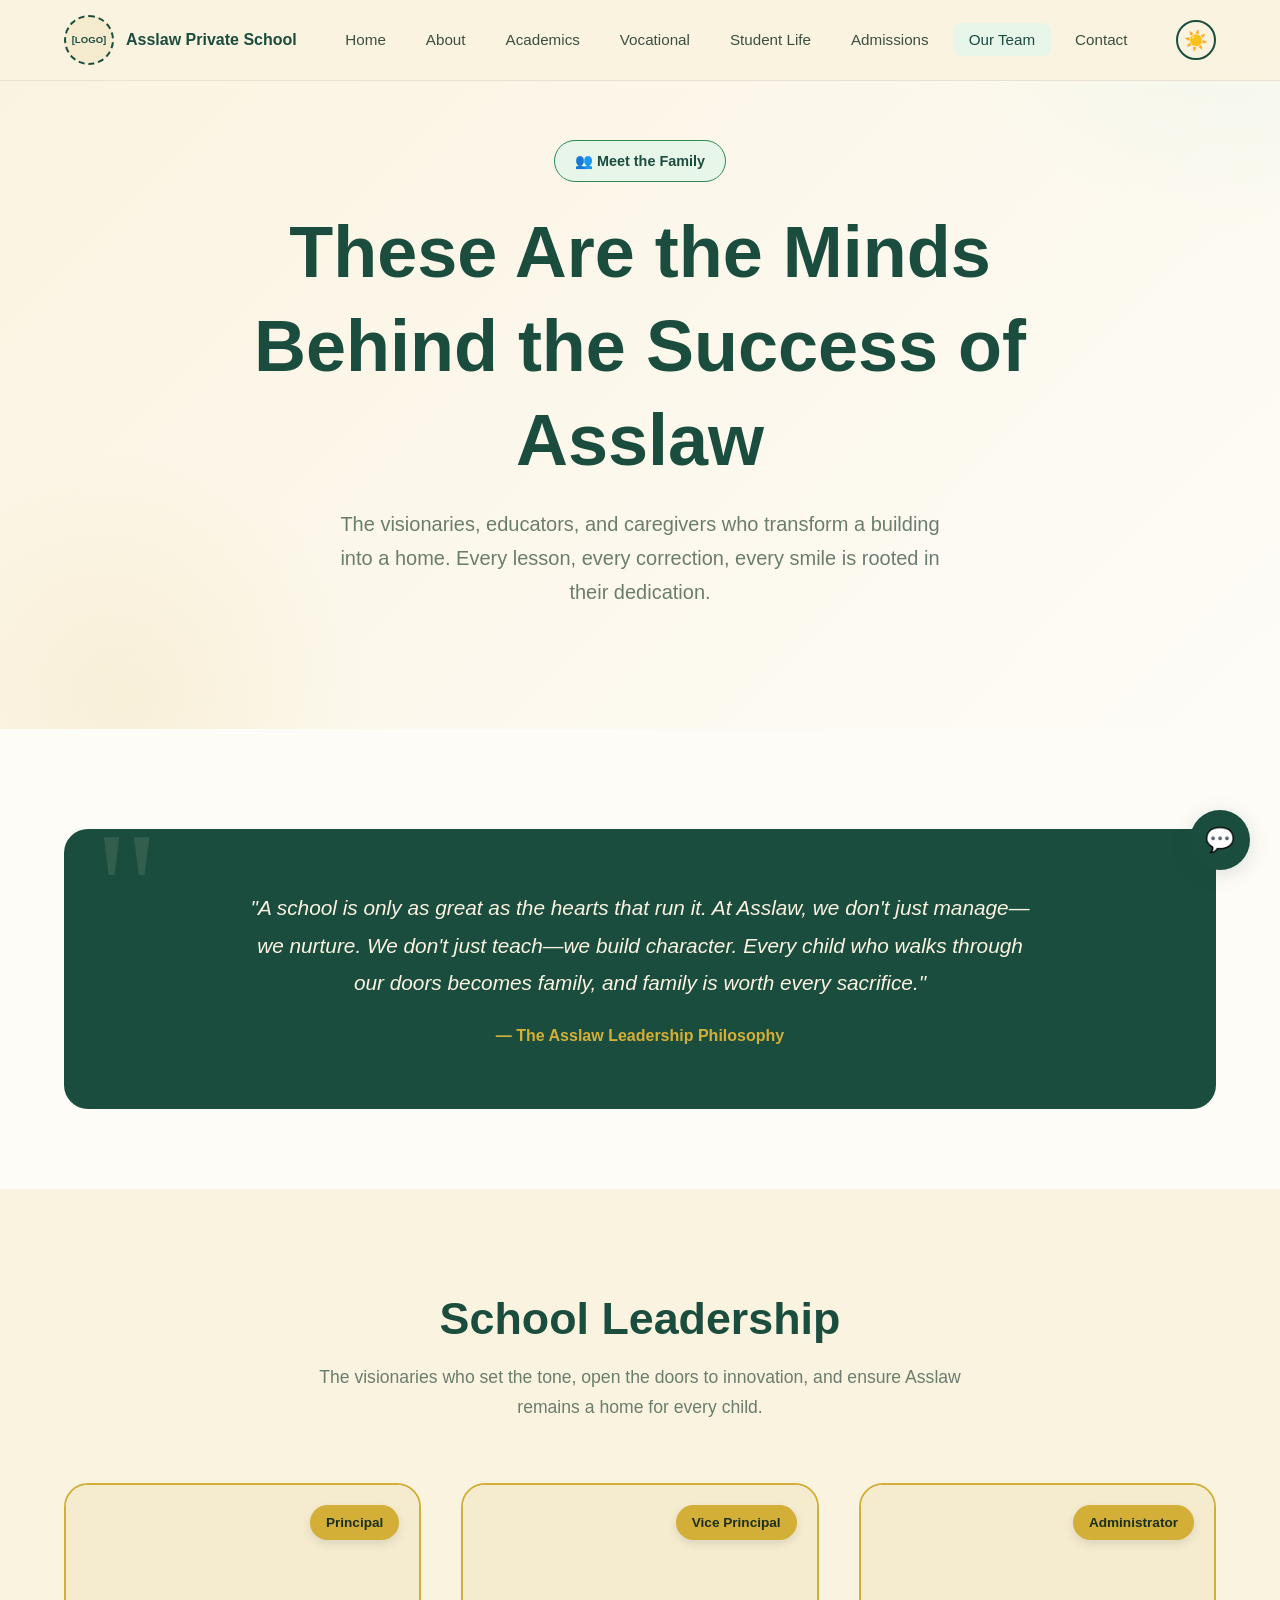
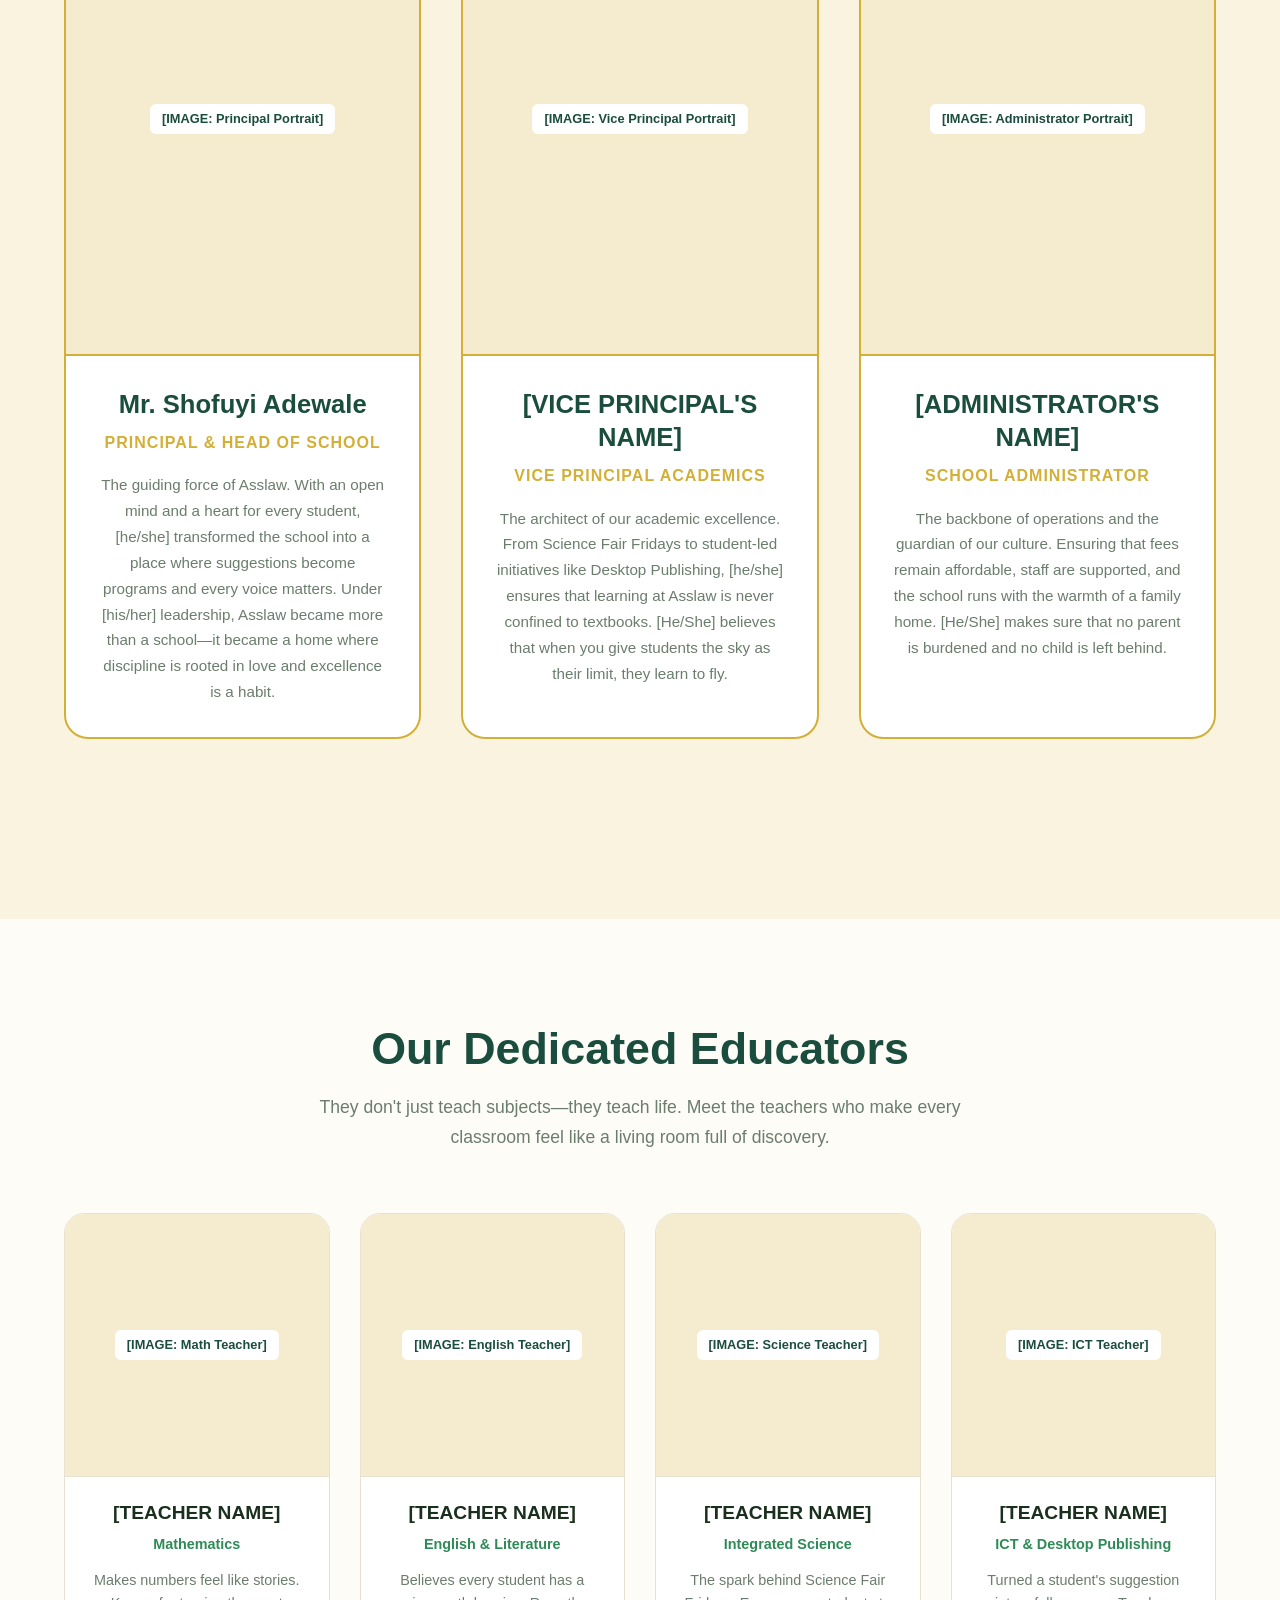
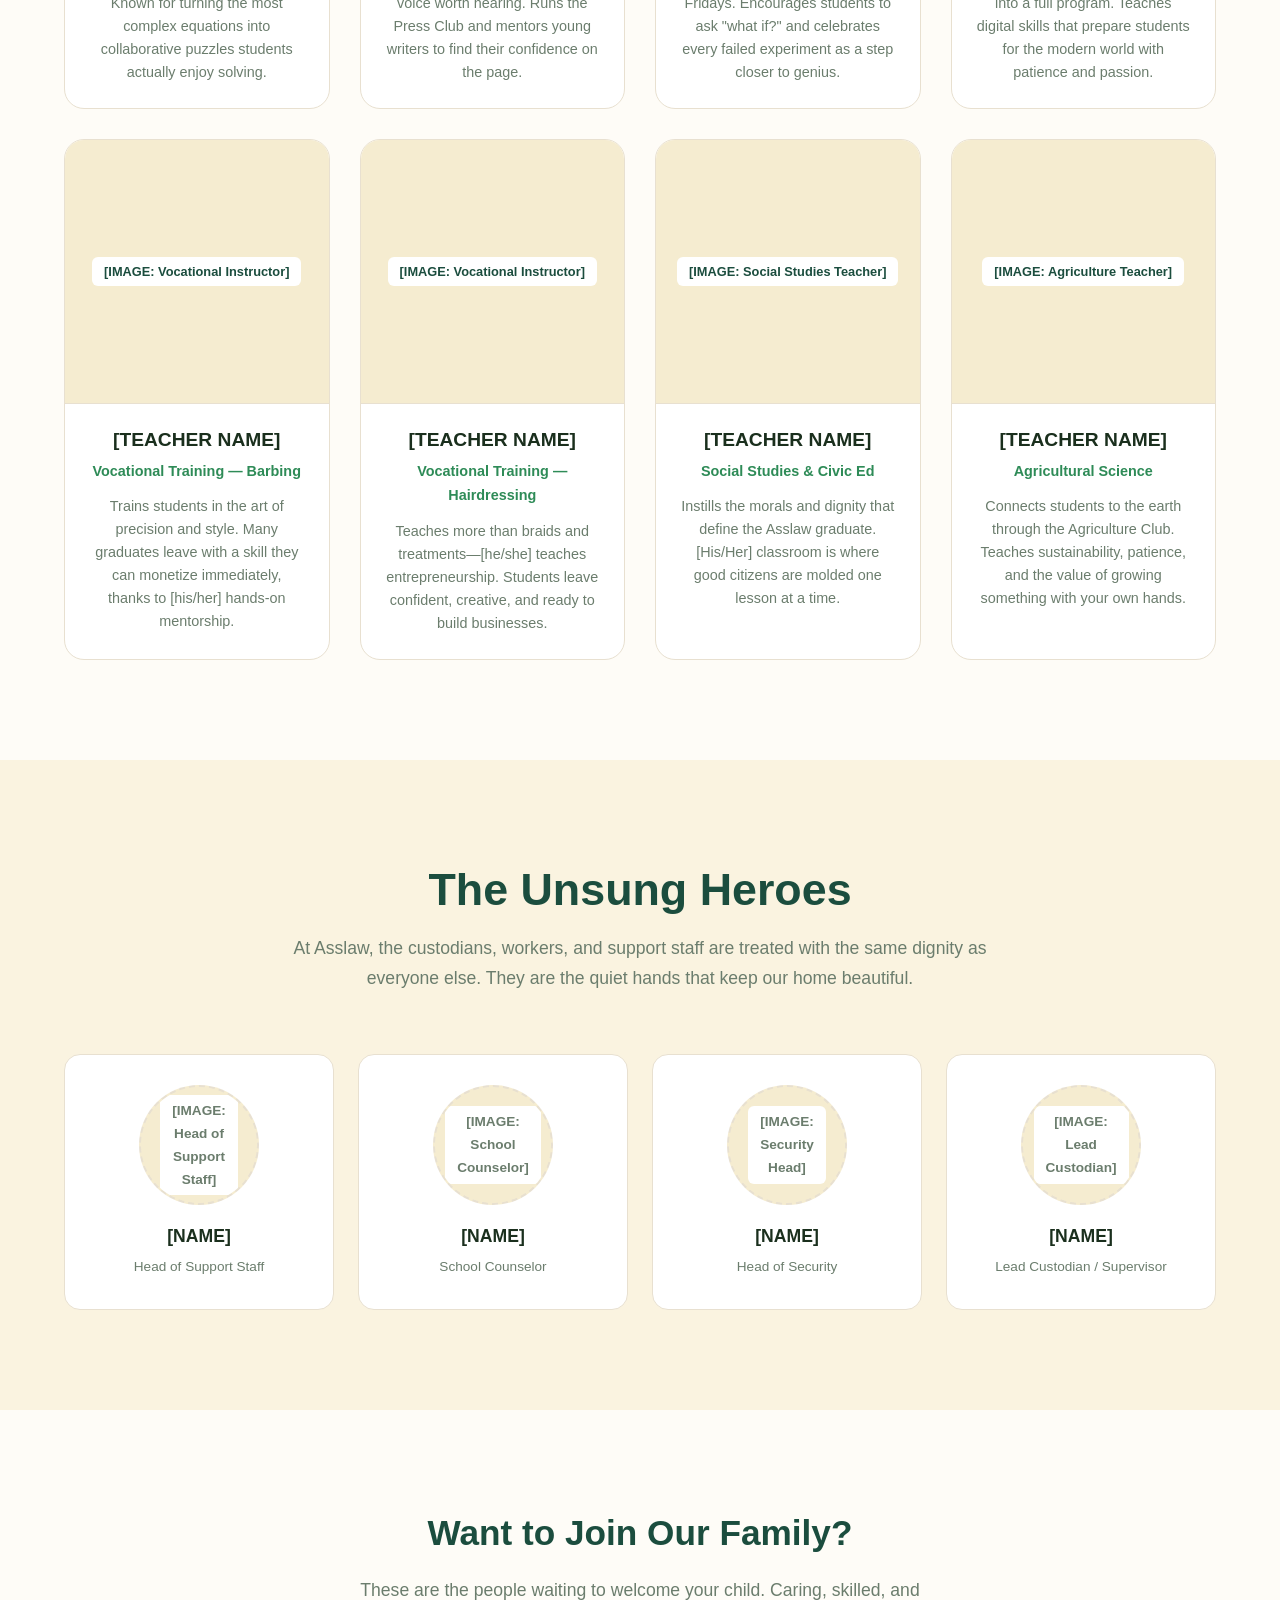
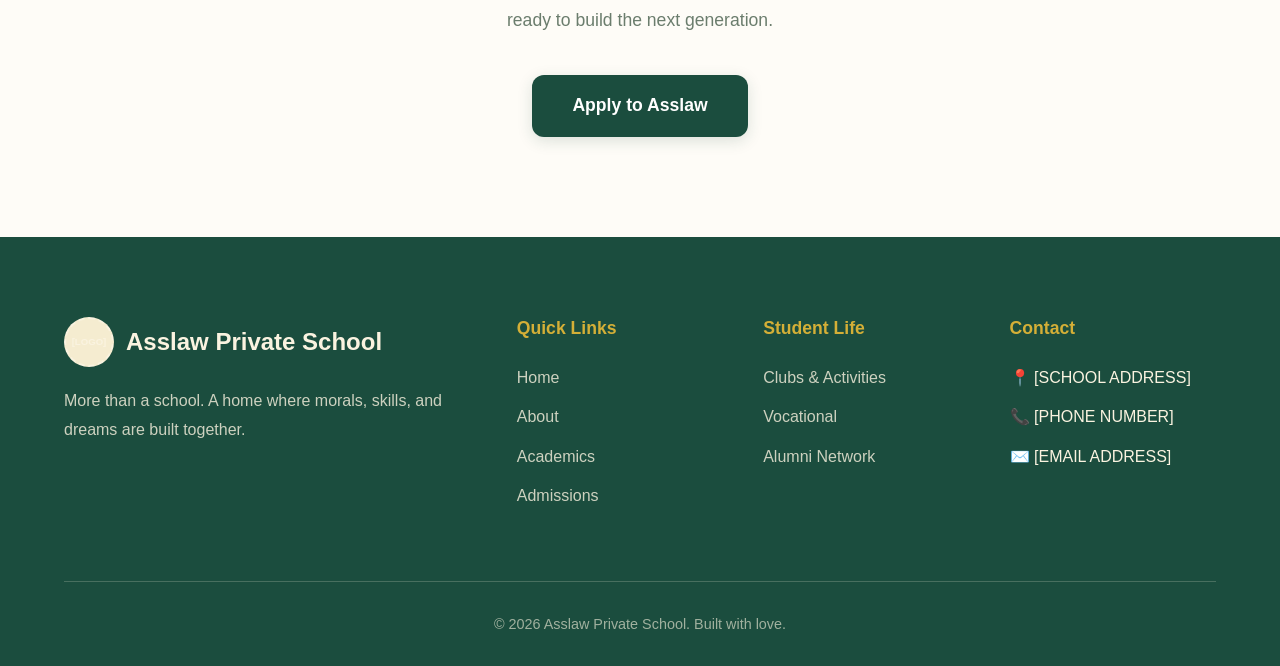
<file: team.html>
<!DOCTYPE html>
<html lang="en" data-theme="light">
<head>
  <meta charset="UTF-8">
  <meta name="viewport" content="width=device-width, initial-scale=1.0">
  <title>Our Team | Asslaw Private School</title>
  <link rel="stylesheet" href="styles.css">
</head>
<body>

  <!-- Navigation -->
  <nav class="navbar">
    <div class="nav-container">
      <a href="index.html" class="logo">
        <div class="logo-placeholder">[LOGO]</div>
        <span class="school-name">Asslaw Private School</span>
      </a>
      <ul class="nav-links" id="nav-links">
        <li><a href="index.html">Home</a></li>
        <li><a href="about.html">About</a></li>
        <li><a href="academics.html">Academics</a></li>
        <li><a href="vocational.html">Vocational</a></li>
        <li><a href="student-life.html">Student Life</a></li>
        <li><a href="admissions.html">Admissions</a></li>
        <li><a href="team.html" class="active">Our Team</a></li>
        <li><a href="contact.html">Contact</a></li>
      </ul>
      <div class="nav-controls">
        <button class="theme-toggle" id="theme-toggle">☀️</button>
        <button class="mobile-menu-btn" id="mobile-menu-btn">☰</button>
      </div>
    </div>
  </nav>

  <!-- Hero -->
  <section class="hero" style="min-height: 60vh; padding-top: 140px;">
    <div class="hero-content fade-in">
      <div class="hero-badge">👥 Meet the Family</div>
      <h1>These Are the Minds Behind the Success of Asslaw</h1>
      <p>The visionaries, educators, and caregivers who transform a building into a home. Every lesson, every correction, every smile is rooted in their dedication.</p>
    </div>
  </section>

  <!-- Leadership Quote -->
  <section class="section" style="padding-bottom: 0;">
    <div class="container fade-in">
      <div class="quote-box">
        <p>"A school is only as great as the hearts that run it. At Asslaw, we don't just manage—we nurture. We don't just teach—we build character. Every child who walks through our doors becomes family, and family is worth every sacrifice."</p>
        <div class="author">— The Asslaw Leadership Philosophy</div>
      </div>
    </div>
  </section>

  <!-- School Leadership -->
  <section class="section bg-cream">
    <div class="container">
      <div class="section-header fade-in">
        <h2>School Leadership</h2>
        <p>The visionaries who set the tone, open the doors to innovation, and ensure Asslaw remains a home for every child.</p>
      </div>

      <div class="leadership-grid">
        <!-- Principal -->
        <div class="leadership-card fade-in">
          <div class="image-placeholder">
            <span>[IMAGE: Principal Portrait]</span>
          </div>
          <span class="leadership-badge">Principal</span>
          <div class="leadership-content">
            <h3>Mr. Shofuyi Adewale</h3>
            <span class="role">Principal & Head of School</span>
            <p>The guiding force of Asslaw. With an open mind and a heart for every student, [he/she] transformed the school into a place where suggestions become programs and every voice matters. Under [his/her] leadership, Asslaw became more than a school—it became a home where discipline is rooted in love and excellence is a habit.</p>
          </div>
        </div>

        <!-- Vice Principal -->
        <div class="leadership-card fade-in">
          <div class="image-placeholder">
            <span>[IMAGE: Vice Principal Portrait]</span>
          </div>
          <span class="leadership-badge">Vice Principal</span>
          <div class="leadership-content">
            <h3>[VICE PRINCIPAL'S NAME]</h3>
            <span class="role">Vice Principal Academics</span>
            <p>The architect of our academic excellence. From Science Fair Fridays to student-led initiatives like Desktop Publishing, [he/she] ensures that learning at Asslaw is never confined to textbooks. [He/She] believes that when you give students the sky as their limit, they learn to fly.</p>
          </div>
        </div>

        <!-- Administrator / Proprietor -->
        <div class="leadership-card fade-in">
          <div class="image-placeholder">
            <span>[IMAGE: Administrator Portrait]</span>
          </div>
          <span class="leadership-badge">Administrator</span>
          <div class="leadership-content">
            <h3>[ADMINISTRATOR'S NAME]</h3>
            <span class="role">School Administrator</span>
            <p>The backbone of operations and the guardian of our culture. Ensuring that fees remain affordable, staff are supported, and the school runs with the warmth of a family home. [He/She] makes sure that no parent is burdened and no child is left behind.</p>
          </div>
        </div>
      </div>
    </div>
  </section>

  <!-- Teaching Staff -->
  <section class="section">
    <div class="container">
      <div class="section-header fade-in">
        <h2>Our Dedicated Educators</h2>
        <p>They don't just teach subjects—they teach life. Meet the teachers who make every classroom feel like a living room full of discovery.</p>
      </div>

      <div class="team-grid">
        <div class="team-card fade-in">
          <div class="image-placeholder">
            <span>[IMAGE: Math Teacher]</span>
          </div>
          <div class="team-content">
            <h4>[TEACHER NAME]</h4>
            <span class="subject">Mathematics</span>
            <p>Makes numbers feel like stories. Known for turning the most complex equations into collaborative puzzles students actually enjoy solving.</p>
          </div>
        </div>

        <div class="team-card fade-in">
          <div class="image-placeholder">
            <span>[IMAGE: English Teacher]</span>
          </div>
          <div class="team-content">
            <h4>[TEACHER NAME]</h4>
            <span class="subject">English & Literature</span>
            <p>Believes every student has a voice worth hearing. Runs the Press Club and mentors young writers to find their confidence on the page.</p>
          </div>
        </div>

        <div class="team-card fade-in">
          <div class="image-placeholder">
            <span>[IMAGE: Science Teacher]</span>
          </div>
          <div class="team-content">
            <h4>[TEACHER NAME]</h4>
            <span class="subject">Integrated Science</span>
            <p>The spark behind Science Fair Fridays. Encourages students to ask "what if?" and celebrates every failed experiment as a step closer to genius.</p>
          </div>
        </div>

        <div class="team-card fade-in">
          <div class="image-placeholder">
            <span>[IMAGE: ICT Teacher]</span>
          </div>
          <div class="team-content">
            <h4>[TEACHER NAME]</h4>
            <span class="subject">ICT & Desktop Publishing</span>
            <p>Turned a student's suggestion into a full program. Teaches digital skills that prepare students for the modern world with patience and passion.</p>
          </div>
        </div>

        <div class="team-card fade-in">
          <div class="image-placeholder">
            <span>[IMAGE: Vocational Instructor]</span>
          </div>
          <div class="team-content">
            <h4>[TEACHER NAME]</h4>
            <span class="subject">Vocational Training — Barbing</span>
            <p>Trains students in the art of precision and style. Many graduates leave with a skill they can monetize immediately, thanks to [his/her] hands-on mentorship.</p>
          </div>
        </div>

        <div class="team-card fade-in">
          <div class="image-placeholder">
            <span>[IMAGE: Vocational Instructor]</span>
          </div>
          <div class="team-content">
            <h4>[TEACHER NAME]</h4>
            <span class="subject">Vocational Training — Hairdressing</span>
            <p>Teaches more than braids and treatments—[he/she] teaches entrepreneurship. Students leave confident, creative, and ready to build businesses.</p>
          </div>
        </div>

        <div class="team-card fade-in">
          <div class="image-placeholder">
            <span>[IMAGE: Social Studies Teacher]</span>
          </div>
          <div class="team-content">
            <h4>[TEACHER NAME]</h4>
            <span class="subject">Social Studies & Civic Ed</span>
            <p>Instills the morals and dignity that define the Asslaw graduate. [His/Her] classroom is where good citizens are molded one lesson at a time.</p>
          </div>
        </div>

        <div class="team-card fade-in">
          <div class="image-placeholder">
            <span>[IMAGE: Agriculture Teacher]</span>
          </div>
          <div class="team-content">
            <h4>[TEACHER NAME]</h4>
            <span class="subject">Agricultural Science</span>
            <p>Connects students to the earth through the Agriculture Club. Teaches sustainability, patience, and the value of growing something with your own hands.</p>
          </div>
        </div>
      </div>
    </div>
  </section>

  <!-- Support Staff -->
  <section class="section bg-cream">
    <div class="container">
      <div class="section-header fade-in">
        <h2>The Unsung Heroes</h2>
        <p>At Asslaw, the custodians, workers, and support staff are treated with the same dignity as everyone else. They are the quiet hands that keep our home beautiful.</p>
      </div>

      <div class="support-grid">
        <div class="support-card fade-in">
          <div class="image-placeholder" style="width:120px;height:120px;border-radius:50%;margin:0 auto 20px;">
            <span>[IMAGE: Head of Support Staff]</span>
          </div>
          <h4>[NAME]</h4>
          <span>Head of Support Staff</span>
        </div>

        <div class="support-card fade-in">
          <div class="image-placeholder" style="width:120px;height:120px;border-radius:50%;margin:0 auto 20px;">
            <span>[IMAGE: School Counselor]</span>
          </div>
          <h4>[NAME]</h4>
          <span>School Counselor</span>
        </div>

        <div class="support-card fade-in">
          <div class="image-placeholder" style="width:120px;height:120px;border-radius:50%;margin:0 auto 20px;">
            <span>[IMAGE: Security Head]</span>
          </div>
          <h4>[NAME]</h4>
          <span>Head of Security</span>
        </div>

        <div class="support-card fade-in">
          <div class="image-placeholder" style="width:120px;height:120px;border-radius:50%;margin:0 auto 20px;">
            <span>[IMAGE: Lead Custodian]</span>
          </div>
          <h4>[NAME]</h4>
          <span>Lead Custodian / Supervisor</span>
        </div>
      </div>
    </div>
  </section>

  <!-- CTA -->
  <section class="section" style="text-align: center;">
    <div class="container fade-in">
      <h2 style="font-size: 2.2rem; margin-bottom: 20px; color: var(--primary-green);">Want to Join Our Family?</h2>
      <p style="font-size: 1.1rem; color: var(--text-light); max-width: 600px; margin: 0 auto 40px;">These are the people waiting to welcome your child. Caring, skilled, and ready to build the next generation.</p>
      <a href="admissions.html" class="btn btn-primary" style="font-size: 1.1rem; padding: 16px 40px;">Apply to Asslaw</a>
    </div>
  </section>

  <!-- Footer -->
  <footer class="footer">
    <div class="container">
      <div class="footer-grid">
        <div class="footer-brand">
          <div class="logo" style="color: var(--cream);">
            <div class="logo-placeholder" style="border-color: var(--cream); color: var(--cream);">[LOGO]</div>
            <span>Asslaw Private School</span>
          </div>
          <p>More than a school. A home where morals, skills, and dreams are built together.</p>
        </div>
        <div>
          <h4>Quick Links</h4>
          <ul class="footer-links">
            <li><a href="index.html">Home</a></li>
            <li><a href="about.html">About</a></li>
            <li><a href="academics.html">Academics</a></li>
            <li><a href="admissions.html">Admissions</a></li>
          </ul>
        </div>
        <div>
          <h4>Student Life</h4>
          <ul class="footer-links">
            <li><a href="student-life.html">Clubs & Activities</a></li>
            <li><a href="vocational.html">Vocational</a></li>
            <li><a href="contact.html">Alumni Network</a></li>
          </ul>
        </div>
        <div>
          <h4>Contact</h4>
          <ul class="footer-links">
            <li>📍 [SCHOOL ADDRESS]</li>
            <li>📞 [PHONE NUMBER]</li>
            <li>✉️ [EMAIL ADDRESS]</li>
          </ul>
        </div>
      </div>
      <div class="footer-bottom">
        <p>© 2026 Asslaw Private School. Built with love.</p>
      </div>
    </div>
  </footer>

  <button class="back-to-top" id="back-to-top">↑</button>
  
      <!-- Asslaw Chatbot -->
<button class="chatbot-toggle" id="chatbot-toggle" aria-label="Open chat">💬</button>

<div class="chatbot-container" id="chatbot-container">
  <div class="chatbot-header">
    <div class="chatbot-avatar">🎓</div>
    <div class="chatbot-info">
      <h4>Asslaw Assistant</h4>
      <span><span class="status-dot"></span>Online now</span>
    </div>
    <button class="chatbot-close" id="chatbot-close">✕</button>
  </div>
  
  <div class="chatbot-messages" id="chatbot-messages"></div>
  
  <div class="chatbot-suggestions" id="chatbot-suggestions"></div>
  
  <div class="chatbot-input-area">
    <input type="text" class="chatbot-input" id="chatbot-input" placeholder="Ask me about Asslaw..." autocomplete="off">
    <button class="chatbot-send" id="chatbot-send">➤</button>
  </div>
</div>
  <script src="script.js"></script>
</body>
</html>
</file>
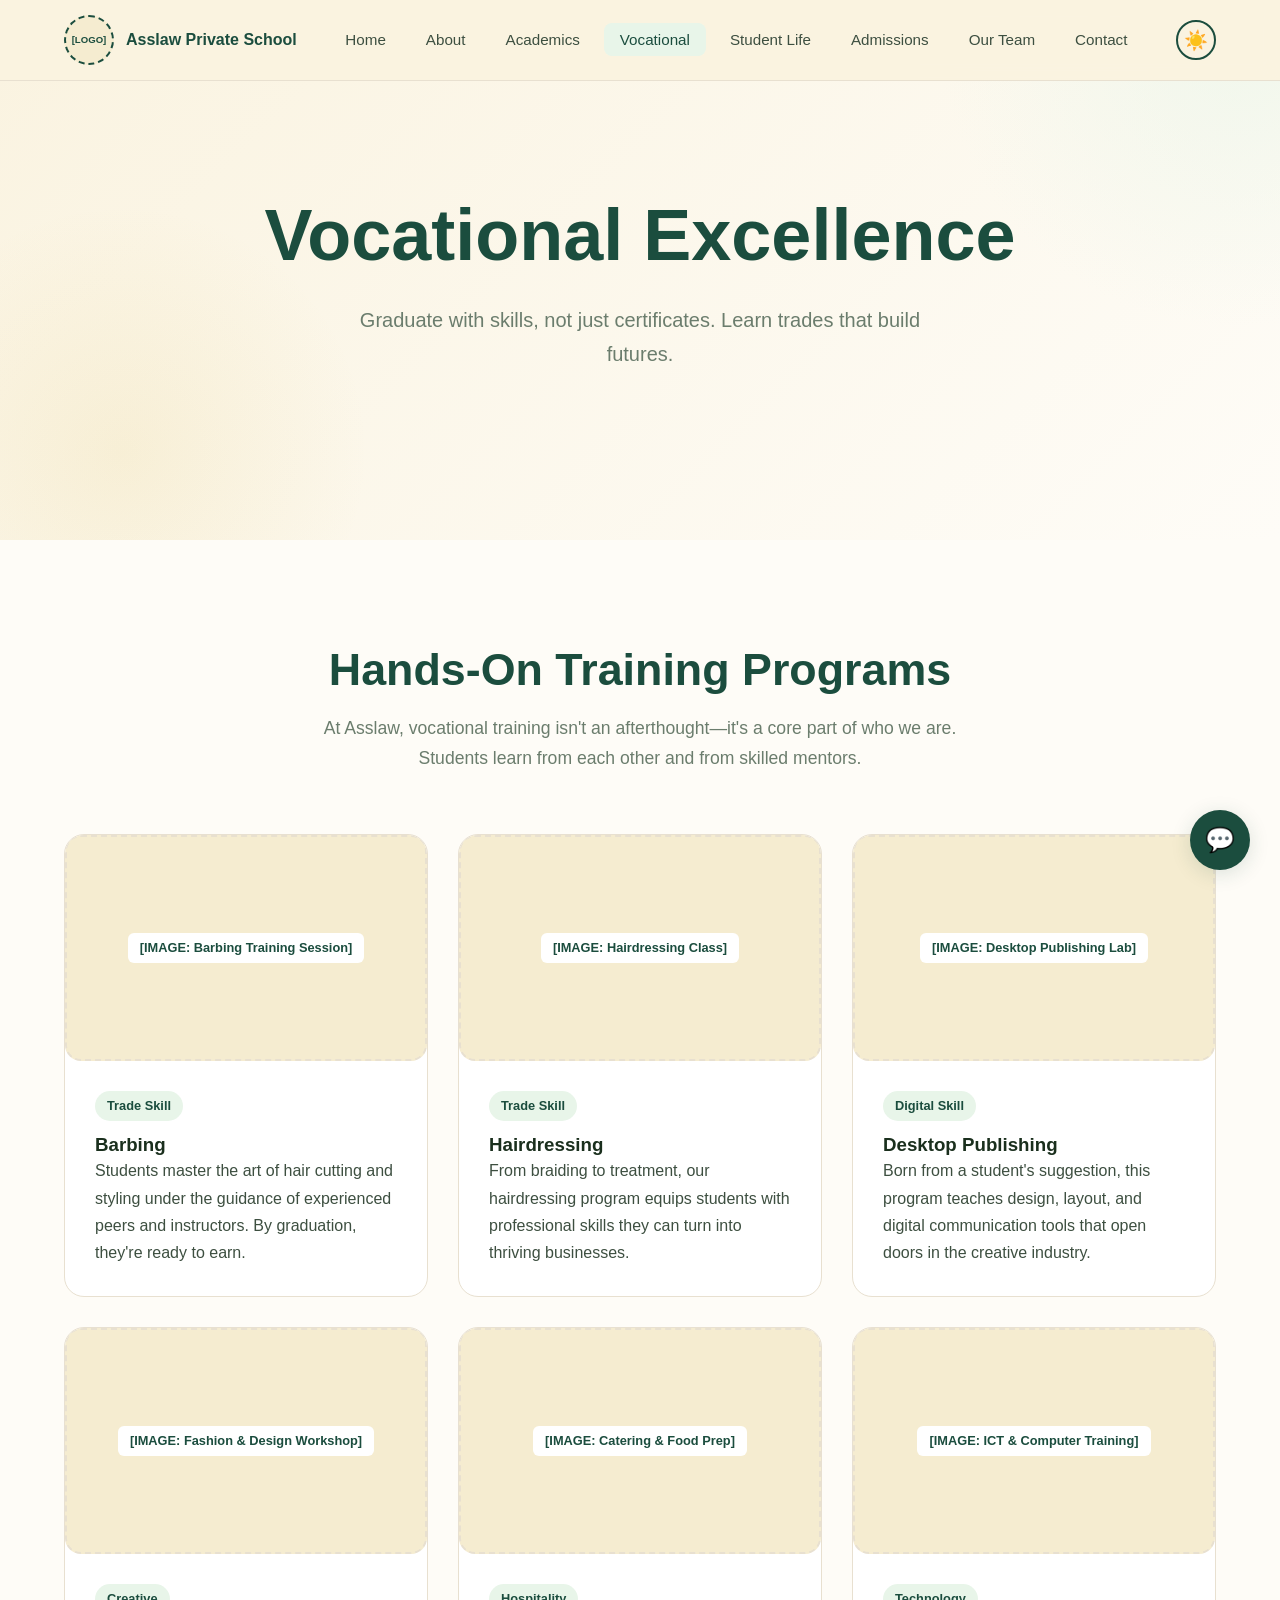
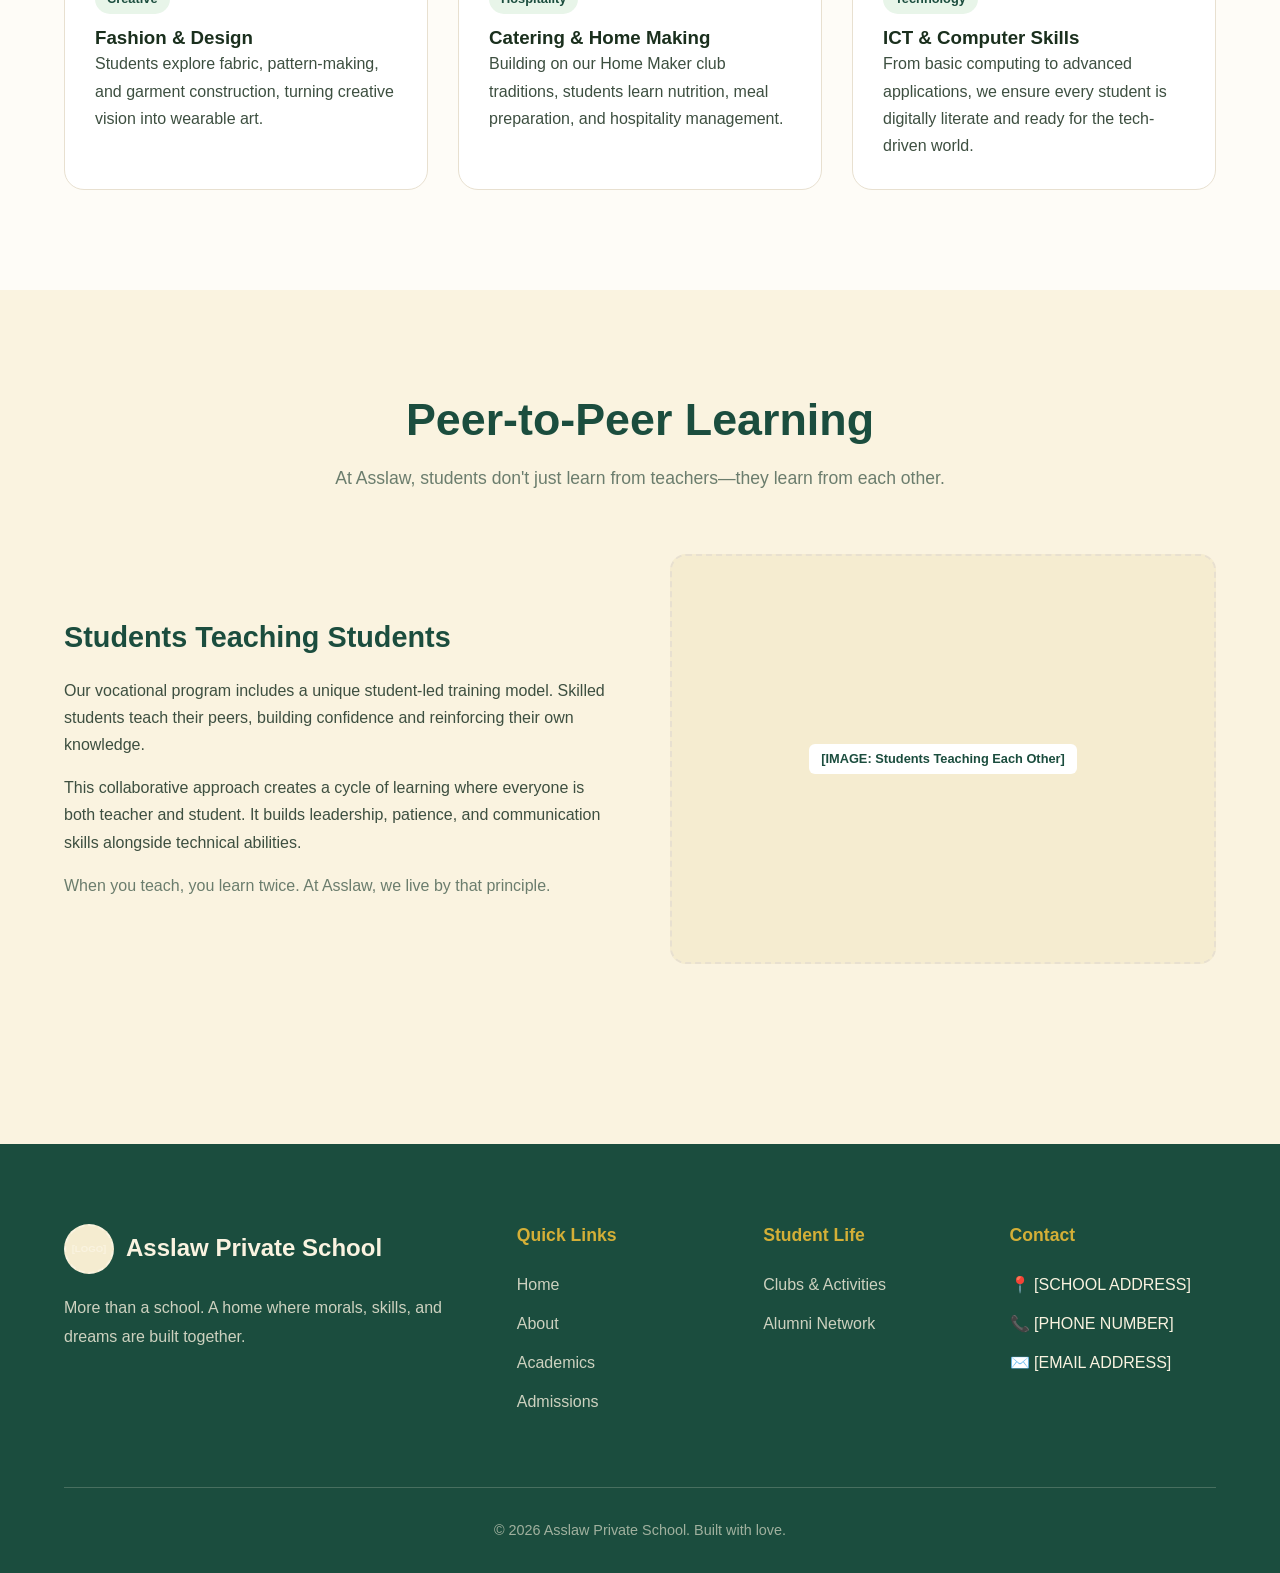
<file: vocational.html>
<!DOCTYPE html>
<html lang="en" data-theme="light">
<head>
  <meta charset="UTF-8">
  <meta name="viewport" content="width=device-width, initial-scale=1.0">
  <title>Vocational Training | Asslaw Private School</title>
  <link rel="stylesheet" href="styles.css">
</head>
<body>

  <nav class="navbar">
    <div class="nav-container">
      <a href="index.html" class="logo">
        <div class="logo-placeholder">[LOGO]</div>
        <span class="school-name">Asslaw Private School</span>
      </a>
      <ul class="nav-links" id="nav-links">
        <li><a href="index.html">Home</a></li>
        <li><a href="about.html">About</a></li>
        <li><a href="academics.html">Academics</a></li>
        <li><a href="vocational.html" class="active">Vocational</a></li>
        <li><a href="student-life.html">Student Life</a></li>
        <li><a href="admissions.html">Admissions</a></li>
        <li><a href="team.html">Our Team</a></li>
        <li><a href="contact.html">Contact</a></li>
      </ul>
      <div class="nav-controls">
        <button class="theme-toggle" id="theme-toggle">☀️</button>
        <button class="mobile-menu-btn" id="mobile-menu-btn">☰</button>
      </div>
    </div>
  </nav>

  <section class="hero" style="min-height: 60vh; padding-top: 140px;">
    <div class="hero-content fade-in">
      <h1>Vocational Excellence</h1>
      <p>Graduate with skills, not just certificates. Learn trades that build futures.</p>
    </div>
  </section>

  <section class="section">
    <div class="container">
      <div class="section-header fade-in">
        <h2>Hands-On Training Programs</h2>
        <p>At Asslaw, vocational training isn't an afterthought—it's a core part of who we are. Students learn from each other and from skilled mentors.</p>
      </div>

      <div class="program-grid">
        <div class="program-card fade-in">
          <div class="image-placeholder" style="aspect-ratio: 16/10;">
            <span>[IMAGE: Barbing Training Session]</span>
          </div>
          <div class="program-content">
            <span class="program-tag">Trade Skill</span>
            <h3>Barbing</h3>
            <p>Students master the art of hair cutting and styling under the guidance of experienced peers and instructors. By graduation, they're ready to earn.</p>
          </div>
        </div>

        <div class="program-card fade-in">
          <div class="image-placeholder" style="aspect-ratio: 16/10;">
            <span>[IMAGE: Hairdressing Class]</span>
          </div>
          <div class="program-content">
            <span class="program-tag">Trade Skill</span>
            <h3>Hairdressing</h3>
            <p>From braiding to treatment, our hairdressing program equips students with professional skills they can turn into thriving businesses.</p>
          </div>
        </div>

        <div class="program-card fade-in">
          <div class="image-placeholder" style="aspect-ratio: 16/10;">
            <span>[IMAGE: Desktop Publishing Lab]</span>
          </div>
          <div class="program-content">
            <span class="program-tag">Digital Skill</span>
            <h3>Desktop Publishing</h3>
            <p>Born from a student's suggestion, this program teaches design, layout, and digital communication tools that open doors in the creative industry.</p>
          </div>
        </div>

        <div class="program-card fade-in">
          <div class="image-placeholder" style="aspect-ratio: 16/10;">
            <span>[IMAGE: Fashion & Design Workshop]</span>
          </div>
          <div class="program-content">
            <span class="program-tag">Creative</span>
            <h3>Fashion & Design</h3>
            <p>Students explore fabric, pattern-making, and garment construction, turning creative vision into wearable art.</p>
          </div>
        </div>

        <div class="program-card fade-in">
          <div class="image-placeholder" style="aspect-ratio: 16/10;">
            <span>[IMAGE: Catering & Food Prep]</span>
          </div>
          <div class="program-content">
            <span class="program-tag">Hospitality</span>
            <h3>Catering & Home Making</h3>
            <p>Building on our Home Maker club traditions, students learn nutrition, meal preparation, and hospitality management.</p>
          </div>
        </div>

        <div class="program-card fade-in">
          <div class="image-placeholder" style="aspect-ratio: 16/10;">
            <span>[IMAGE: ICT & Computer Training]</span>
          </div>
          <div class="program-content">
            <span class="program-tag">Technology</span>
            <h3>ICT & Computer Skills</h3>
            <p>From basic computing to advanced applications, we ensure every student is digitally literate and ready for the tech-driven world.</p>
          </div>
        </div>
      </div>
    </div>
  </section>

  <section class="section bg-cream">
    <div class="container">
      <div class="section-header fade-in">
        <h2>Peer-to-Peer Learning</h2>
        <p>At Asslaw, students don't just learn from teachers—they learn from each other.</p>
      </div>

      <div class="fade-in grid-fix">
        <div>
          <h3 style="font-size: 1.8rem; margin-bottom: 20px; color: var(--primary-green);">Students Teaching Students</h3>
          <p style="margin-bottom: 16px;">Our vocational program includes a unique student-led training model. Skilled students teach their peers, building confidence and reinforcing their own knowledge.</p>
          <p style="margin-bottom: 16px;">This collaborative approach creates a cycle of learning where everyone is both teacher and student. It builds leadership, patience, and communication skills alongside technical abilities.</p>
          <p style="color: var(--text-light);">When you teach, you learn twice. At Asslaw, we live by that principle.</p>
        </div>
        <div class="image-placeholder" style="aspect-ratio: 4/3;">
          <span>[IMAGE: Students Teaching Each Other]</span>
        </div>
      </div>
    </div>
  </section>

  <footer class="footer">
    <div class="container">
      <div class="footer-grid">
        <div class="footer-brand">
          <div class="logo" style="color: var(--cream);">
            <div class="logo-placeholder" style="border-color: var(--cream); color: var(--cream);">[LOGO]</div>
            <span>Asslaw Private School</span>
          </div>
          <p>More than a school. A home where morals, skills, and dreams are built together.</p>
        </div>
        <div>
          <h4>Quick Links</h4>
          <ul class="footer-links">
            <li><a href="index.html">Home</a></li>
            <li><a href="about.html">About</a></li>
            <li><a href="academics.html">Academics</a></li>
            <li><a href="admissions.html">Admissions</a></li>
          </ul>
        </div>
        <div>
          <h4>Student Life</h4>
          <ul class="footer-links">
            <li><a href="student-life.html">Clubs & Activities</a></li>
            <li><a href="contact.html">Alumni Network</a></li>
          </ul>
        </div>
        <div>
          <h4>Contact</h4>
          <ul class="footer-links">
            <li>📍 [SCHOOL ADDRESS]</li>
            <li>📞 [PHONE NUMBER]</li>
            <li>✉️ [EMAIL ADDRESS]</li>
          </ul>
        </div>
      </div>
      <div class="footer-bottom">
        <p>© 2026 Asslaw Private School. Built with love.</p>
      </div>
    </div>
  </footer>

  <button class="back-to-top" id="back-to-top">↑</button>
    <!-- Asslaw Chatbot -->
<button class="chatbot-toggle" id="chatbot-toggle" aria-label="Open chat">💬</button>

<div class="chatbot-container" id="chatbot-container">
  <div class="chatbot-header">
    <div class="chatbot-avatar">🎓</div>
    <div class="chatbot-info">
      <h4>Asslaw Assistant</h4>
      <span><span class="status-dot"></span>Online now</span>
    </div>
    <button class="chatbot-close" id="chatbot-close">✕</button>
  </div>
  
  <div class="chatbot-messages" id="chatbot-messages"></div>
  
  <div class="chatbot-suggestions" id="chatbot-suggestions"></div>
  
  <div class="chatbot-input-area">
    <input type="text" class="chatbot-input" id="chatbot-input" placeholder="Ask me about Asslaw..." autocomplete="off">
    <button class="chatbot-send" id="chatbot-send">➤</button>
  </div>
</div>
  <script src="script.js"></script>
  
</body>
</html>
</file>
<file: styles.css>
/* ============================================
   ASSLAW PRIVATE SCHOOL - COMPLETE STYLESHEET
   Colors: Green, Cream, White | Dark Mode Ready
   ============================================ */

:root {
  --primary-green: #1B4D3E;
  --secondary-green: #2E8B57;
  --light-green: #E8F5E9;
  --cream: #FAF3E0;
  --cream-dark: #F5ECD0;
  --white: #FFFFFF;
  --gold: #D4AF37;
  --text-dark: #1A2F1D;
  --text-body: #3D4F40;
  --text-light: #6B7D6D;
  --bg-body: #FEFCF7;
  --bg-card: #FFFFFF;
  --border: #E8E0D0;
  --shadow: rgba(27, 77, 62, 0.08);
  --shadow-lg: rgba(27, 77, 62, 0.15);
  --transition: all 0.3s cubic-bezier(0.4, 0, 0.2, 1);
}

[data-theme="dark"] {
  --primary-green: #3CB371;
  --secondary-green: #2E8B57;
  --light-green: #1A2F1D;
  --cream: #0F1F17;
  --cream-dark: #1A2F1D;
  --white: #0A1510;
  --gold: #FFD700;
  --text-dark: #FAF3E0;
  --text-body: #C8D6C9;
  --text-light: #8A9B8C;
  --bg-body: #0A1510;
  --bg-card: #0F1F17;
  --border: #1B4D3E;
  --shadow: rgba(0, 0, 0, 0.3);
  --shadow-lg: rgba(0, 0, 0, 0.5);
}

* {
  margin: 0;
  padding: 0;
  box-sizing: border-box;
}

html {
  scroll-behavior: smooth;
}

body {
  font-family: 'Segoe UI', Tahoma, Geneva, Verdana, sans-serif;
  background-color: var(--bg-body);
  color: var(--text-body);
  line-height: 1.7;
  transition: var(--transition);
  overflow-x: hidden;
}

h1, h2, h3, h4, h5, h6 {
  color: var(--text-dark);
  font-weight: 700;
  line-height: 1.3;
}

a {
  color: var(--secondary-green);
  text-decoration: none;
  transition: var(--transition);
}

a:hover {
  color: var(--primary-green);
}

img {
  max-width: 100%;
  height: auto;
}

.container {
  max-width: 1200px;
  margin: 0 auto;
  padding: 0 24px;
}

/* ============================================
   NAVIGATION
   ============================================ */
.navbar {
  position: fixed;
  top: 0;
  left: 0;
  right: 0;
  background: rgba(250, 243, 224, 0.95);
  backdrop-filter: blur(10px);
  border-bottom: 1px solid var(--border);
  z-index: 1000;
  transition: var(--transition);
}

[data-theme="dark"] .navbar {
  background: rgba(15, 31, 23, 0.95);
}

.nav-container {
  max-width: 1200px;
  margin: 0 auto;
  padding: 0 24px;
  display: flex;
  justify-content: space-between;
  align-items: center;
  height: 80px;
}

.logo {
  display: flex;
  align-items: center;
  gap: 12px;
  font-size: 1.5rem;
  font-weight: 800;
  color: var(--primary-green);
}

.logo-placeholder {
  width: 50px;
  height: 50px;
  border: 2px dashed var(--primary-green);
  border-radius: 50%;
  display: flex;
  align-items: center;
  justify-content: center;
  font-size: 0.6rem;
  text-align: center;
  color: var(--primary-green);
  background: var(--cream-dark);
}

.nav-links {
  display: flex;
  list-style: none;
  gap: 8px;
  align-items: center;
}

.nav-links a {
  padding: 8px 16px;
  border-radius: 8px;
  color: var(--text-body);
  font-weight: 500;
  font-size: 0.95rem;
}

.nav-links a:hover, .nav-links a.active {
  background: var(--light-green);
  color: var(--primary-green);
}

.nav-controls {
  display: flex;
  align-items: center;
  gap: 16px;
}

.theme-toggle {
  background: none;
  border: 2px solid var(--primary-green);
  color: var(--primary-green);
  width: 40px;
  height: 40px;
  border-radius: 50%;
  cursor: pointer;
  display: flex;
  align-items: center;
  justify-content: center;
  font-size: 1.2rem;
  transition: var(--transition);
}

.theme-toggle:hover {
  background: var(--primary-green);
  color: var(--cream);
  transform: rotate(20deg);
}

.mobile-menu-btn {
  display: none;
  background: none;
  border: none;
  font-size: 1.5rem;
  color: var(--primary-green);
  cursor: pointer;
}

/* ============================================
   HERO SECTION
   ============================================ */
.hero {
  min-height: 100vh;
  display: flex;
  align-items: center;
  justify-content: center;
  text-align: center;
  padding: 120px 24px 80px;
  position: relative;
  background: linear-gradient(135deg, var(--cream) 0%, var(--bg-body) 100%);
  overflow: hidden;
}

.hero::before {
  content: '';
  position: absolute;
  top: -50%;
  right: -20%;
  width: 600px;
  height: 600px;
  background: radial-gradient(circle, var(--light-green) 0%, transparent 70%);
  opacity: 0.6;
  animation: float 20s infinite ease-in-out;
}

.hero::after {
  content: '';
  position: absolute;
  bottom: -30%;
  left: -10%;
  width: 500px;
  height: 500px;
  background: radial-gradient(circle, var(--gold) 0%, transparent 70%);
  opacity: 0.1;
  animation: float 25s infinite ease-in-out reverse;
}

@keyframes float {
  0%, 100% { transform: translate(0, 0) scale(1); }
  50% { transform: translate(30px, -30px) scale(1.1); }
}

.hero-content {
  position: relative;
  z-index: 2;
  max-width: 800px;
}

.hero-badge {
  display: inline-block;
  padding: 8px 20px;
  background: var(--light-green);
  color: var(--primary-green);
  border-radius: 50px;
  font-weight: 600;
  font-size: 0.9rem;
  margin-bottom: 24px;
  border: 1px solid var(--secondary-green);
}

.hero h1 {
  font-size: clamp(2.5rem, 6vw, 4.5rem);
  margin-bottom: 20px;
  color: var(--primary-green);
}

.hero h1 span {
  color: var(--gold);
  position: relative;
}

.hero p {
  font-size: 1.25rem;
  color: var(--text-light);
  margin-bottom: 40px;
  max-width: 600px;
  margin-left: auto;
  margin-right: auto;
}

.hero-buttons {
  display: flex;
  gap: 16px;
  justify-content: center;
  flex-wrap: wrap;
}

/* ============================================
   BUTTONS
   ============================================ */
.btn {
  display: inline-flex;
  align-items: center;
  gap: 8px;
  padding: 14px 32px;
  border-radius: 12px;
  font-weight: 600;
  font-size: 1rem;
  transition: var(--transition);
  border: none;
  cursor: pointer;
}

.btn-primary {
  background: var(--primary-green);
  color: var(--white);
  box-shadow: 0 4px 15px var(--shadow-lg);
}

.btn-primary:hover {
  background: var(--secondary-green);
  transform: translateY(-2px);
  box-shadow: 0 8px 25px var(--shadow-lg);
  color: var(--white);
}

.btn-secondary {
  background: transparent;
  color: var(--primary-green);
  border: 2px solid var(--primary-green);
}

.btn-secondary:hover {
  background: var(--primary-green);
  color: var(--white);
  transform: translateY(-2px);
}

.btn-gold {
  background: var(--gold);
  color: var(--text-dark);
}

.btn-gold:hover {
  filter: brightness(1.1);
  transform: translateY(-2px);
}

/* ============================================
   SECTIONS
   ============================================ */
.section {
  padding: 100px 0;
}

.section-header {
  text-align: center;
  max-width: 700px;
  margin: 0 auto 60px;
}

.section-header h2 {
  font-size: clamp(2rem, 4vw, 2.8rem);
  margin-bottom: 16px;
  color: var(--primary-green);
}

.section-header p {
  font-size: 1.1rem;
  color: var(--text-light);
}

.bg-cream {
  background: var(--cream);
}

.bg-light {
  background: var(--bg-body);
}

/* ============================================
   CARDS
   ============================================ */
.card-grid {
  display: grid;
  grid-template-columns: repeat(auto-fit, minmax(300px, 1fr));
  gap: 30px;
}

.card {
  background: var(--bg-card);
  border-radius: 20px;
  padding: 40px 30px;
  border: 1px solid var(--border);
  transition: var(--transition);
  position: relative;
  overflow: hidden;
}

.card::before {
  content: '';
  position: absolute;
  top: 0;
  left: 0;
  width: 100%;
  height: 4px;
  background: linear-gradient(90deg, var(--primary-green), var(--gold));
  transform: scaleX(0);
  transition: transform 0.3s ease;
}

.card:hover {
  transform: translateY(-5px);
  box-shadow: 0 20px 40px var(--shadow);
}

.card:hover::before {
  transform: scaleX(1);
}

.card-icon {
  width: 60px;
  height: 60px;
  background: var(--light-green);
  border-radius: 16px;
  display: flex;
  align-items: center;
  justify-content: center;
  font-size: 1.8rem;
  margin-bottom: 24px;
}

.card h3 {
  font-size: 1.4rem;
  margin-bottom: 12px;
}

.card p {
  color: var(--text-light);
  font-size: 0.95rem;
}

/* ============================================
   IMAGE PLACEHOLDERS
   ============================================ */
.image-placeholder {
  width: 100%;
  aspect-ratio: 16/10;
  background: var(--cream-dark);
  border: 2px dashed var(--border);
  border-radius: 16px;
  display: flex;
  flex-direction: column;
  align-items: center;
  justify-content: center;
  color: var(--text-light);
  font-size: 0.9rem;
  text-align: center;
  padding: 20px;
  transition: var(--transition);
  position: relative;
  overflow: hidden;
}

/* .image-placeholder::before {
  content: '🖼️';
  font-size: 2.5rem;
  margin-bottom: 12px;
  opacity: 0.5;
} */

.image-placeholder:hover {
  border-color: var(--secondary-green);
  background: var(--light-green);
}

.image-placeholder span {
  font-weight: 600;
  color: var(--primary-green);
  background: var(--bg-card);
  padding: 4px 12px;
  border-radius: 6px;
  font-size: 0.8rem;
}

/* ============================================
   STATS
   ============================================ */
.stats-grid {
  display: grid;
  grid-template-columns: repeat(auto-fit, minmax(200px, 1fr));
  gap: 24px;
  margin-top: 60px;
}

.stat-card {
  text-align: center;
  padding: 30px;
  background: var(--bg-card);
  border-radius: 16px;
  border: 1px solid var(--border);
}

.stat-number {
  font-size: 3rem;
  font-weight: 800;
  color: var(--primary-green);
  display: block;
  line-height: 1;
  margin-bottom: 8px;
}

.stat-label {
  color: var(--text-light);
  font-size: 0.95rem;
  font-weight: 500;
}

/* ============================================
   TESTIMONIALS
   ============================================ */
.testimonial-slider {
  position: relative;
  max-width: 800px;
  margin: 0 auto;
  overflow: hidden;
}

.testimonial-track {
  display: flex;
  transition: transform 0.5s ease;
}

.testimonial-slide {
  min-width: 100%;
  padding: 20px;
}

.testimonial-card {
  background: var(--bg-card);
  border-radius: 24px;
  padding: 48px;
  text-align: center;
  border: 1px solid var(--border);
  position: relative;
}

.testimonial-card::before {
  content: '"';
  font-size: 6rem;
  color: var(--gold);
  opacity: 0.3;
  position: absolute;
  top: 20px;
  left: 30px;
  line-height: 1;
  font-family: Georgia, serif;
}

.testimonial-text {
  font-size: 1.2rem;
  color: var(--text-body);
  font-style: italic;
  margin-bottom: 24px;
  line-height: 1.8;
}

.testimonial-author {
  font-weight: 700;
  color: var(--primary-green);
  font-size: 1.1rem;
}

.testimonial-role {
  color: var(--text-light);
  font-size: 0.9rem;
}

.testimonial-nav {
  display: flex;
  justify-content: center;
  gap: 12px;
  margin-top: 32px;
}

.testimonial-btn {
  width: 48px;
  height: 48px;
  border-radius: 50%;
  border: 2px solid var(--border);
  background: var(--bg-card);
  color: var(--primary-green);
  cursor: pointer;
  display: flex;
  align-items: center;
  justify-content: center;
  font-size: 1.2rem;
  transition: var(--transition);
}

.testimonial-btn:hover {
  background: var(--primary-green);
  color: var(--white);
  border-color: var(--primary-green);
}

.testimonial-dots {
  display: flex;
  justify-content: center;
  gap: 8px;
  margin-top: 20px;
}

.dot {
  width: 10px;
  height: 10px;
  border-radius: 50%;
  background: var(--border);
  cursor: pointer;
  transition: var(--transition);
}

.dot.active {
  background: var(--primary-green);
  width: 30px;
  border-radius: 5px;
}

/* ============================================
   GALLERY
   ============================================ */
.gallery-grid {
  display: grid;
  grid-template-columns: repeat(auto-fit, minmax(250px, 1fr));
  gap: 20px;
}

.gallery-item {
  border-radius: 16px;
  overflow: hidden;
  transition: var(--transition);
}

.gallery-item:hover {
  transform: scale(1.03);
}

.gallery-item .image-placeholder {
  aspect-ratio: 4/3;
  border: none;
  border-radius: 0;
}

/* ============================================
   FORMS
   ============================================ */
.form-group {
  margin-bottom: 24px;
}

.form-label {
  display: block;
  margin-bottom: 8px;
  font-weight: 600;
  color: var(--text-dark);
  font-size: 0.95rem;
}

.form-input,
.form-textarea,
.form-select {
  width: 100%;
  padding: 14px 18px;
  border: 2px solid var(--border);
  border-radius: 12px;
  background: var(--bg-card);
  color: var(--text-body);
  font-family: inherit;
  font-size: 1rem;
  transition: var(--transition);
}

.form-input:focus,
.form-textarea:focus,
.form-select:focus {
  outline: none;
  border-color: var(--secondary-green);
  box-shadow: 0 0 0 4px var(--light-green);
}

.form-textarea {
  min-height: 150px;
  resize: vertical;
}

.form-row {
  display: grid;
  grid-template-columns: 1fr 1fr;
  gap: 20px;
}

.form-success {
  display: none;
  padding: 16px;
  background: var(--light-green);
  color: var(--primary-green);
  border-radius: 12px;
  margin-bottom: 24px;
  font-weight: 600;
  border: 1px solid var(--secondary-green);
}

/* ============================================
   PROGRAMS / TIMELINE
   ============================================ */
.program-grid {
  display: grid;
  grid-template-columns: repeat(auto-fit, minmax(280px, 1fr));
  gap: 30px;
}

.program-card {
  background: var(--bg-card);
  border-radius: 20px;
  overflow: hidden;
  border: 1px solid var(--border);
  transition: var(--transition);
}

.program-card:hover {
  transform: translateY(-5px);
  box-shadow: 0 20px 40px var(--shadow);
}

.program-content {
  padding: 30px;
}

.program-tag {
  display: inline-block;
  padding: 4px 12px;
  background: var(--light-green);
  color: var(--primary-green);
  border-radius: 50px;
  font-size: 0.8rem;
  font-weight: 600;
  margin-bottom: 12px;
}

/* ============================================
   VALUES
   ============================================ */
.values-grid {
  display: grid;
  grid-template-columns: repeat(auto-fit, minmax(250px, 1fr));
  gap: 24px;
}

.value-item {
  display: flex;
  gap: 16px;
  align-items: flex-start;
  padding: 24px;
  background: var(--bg-card);
  border-radius: 16px;
  border: 1px solid var(--border);
}

.value-icon {
  width: 50px;
  height: 50px;
  min-width: 50px;
  background: var(--light-green);
  border-radius: 12px;
  display: flex;
  align-items: center;
  justify-content: center;
  font-size: 1.5rem;
}

.value-content h4 {
  margin-bottom: 8px;
  font-size: 1.1rem;
}

.value-content p {
  color: var(--text-light);
  font-size: 0.9rem;
  line-height: 1.6;
}

/* ============================================
   FOOTER
   ============================================ */
.footer {
  background: var(--primary-green);
  color: var(--cream);
  padding: 80px 0 30px;
}

.footer-grid {
  display: grid;
  grid-template-columns: 2fr 1fr 1fr 1fr;
  gap: 40px;
  margin-bottom: 60px;
}

.footer-brand .logo {
  color: var(--cream);
  margin-bottom: 20px;
}

.footer-brand p {
  color: rgba(250, 243, 224, 0.8);
  margin-bottom: 24px;
  line-height: 1.8;
}

.footer h4 {
  color: var(--gold);
  margin-bottom: 24px;
  font-size: 1.1rem;
}

.footer-links {
  list-style: none;
}

.footer-links li {
  margin-bottom: 12px;
}

.footer-links a {
  color: rgba(250, 243, 224, 0.8);
  transition: var(--transition);
}

.footer-links a:hover {
  color: var(--gold);
  padding-left: 4px;
}

.footer-bottom {
  border-top: 1px solid rgba(250, 243, 224, 0.2);
  padding-top: 30px;
  text-align: center;
  color: rgba(250, 243, 224, 0.6);
  font-size: 0.9rem;
}

/* ============================================
   ANIMATIONS
   ============================================ */
.fade-in {
  opacity: 0;
  transform: translateY(30px);
  transition: opacity 0.6s ease, transform 0.6s ease;
}

.fade-in.visible {
  opacity: 1;
  transform: translateY(0);
}

.grid-fix {
    display: grid; 
    grid-template-columns: 1fr 1fr; 
    gap: 60px; 
    align-items: center; 
    margin-bottom: 80px;
}

/* ============================================
   MOBILE RESPONSIVE
   ============================================ */
@media (max-width: 768px) {
  .nav-links {
    position: fixed;
    top: 80px;
    left: 0;
    right: 0;
    background: var(--cream);
    flex-direction: column;
    padding: 24px;
    gap: 8px;
    border-bottom: 1px solid var(--border);
    transform: translateY(-150%);
    transition: transform 0.3s ease;
  }

  [data-theme="dark"] .nav-links {
    background: var(--cream);
  }

  .nav-links.active {
    transform: translateY(0);
  }

  .mobile-menu-btn {
    display: block;
  }

  .hero {
    padding-top: 100px;
  }

  .form-row {
    grid-template-columns: 1fr;
  }

  .footer-grid {
    grid-template-columns: 1fr;
    text-align: center;
  }

  .stats-grid {
    grid-template-columns: 1fr 1fr;
  }

  .section {
    padding: 60px 0;
  }
}

/* ============================================
   SCROLLBAR
   ============================================ */
::-webkit-scrollbar {
  width: 10px;
}

::-webkit-scrollbar-track {
  background: var(--bg-body);
}

::-webkit-scrollbar-thumb {
  background: var(--primary-green);
  border-radius: 5px;
}

::-webkit-scrollbar-thumb:hover {
  background: var(--secondary-green);
}

/* Back to top */
.back-to-top {
  position: fixed;
  bottom: 30px;
  left: 30px;
  width: 50px;
  height: 50px;
  background: var(--primary-green);
  color: var(--white);
  border: none;
  border-radius: 50%;
  cursor: pointer;
  display: flex;
  align-items: center;
  justify-content: center;
  font-size: 1.2rem;
  opacity: 0;
  transform: translateY(20px);
  transition: var(--transition);
  z-index: 999;
  box-shadow: 0 4px 15px var(--shadow-lg);
}

.back-to-top.visible {
  opacity: 1;
  transform: translateY(0);
}

.back-to-top:hover {
  background: var(--secondary-green);
  transform: translateY(-3px);
}

/* ============================================
   ASSLAW CHATBOT
   ============================================ */

.chatbot-toggle {
  position: fixed;
  bottom: 30px;
  right: 30px;
  width: 60px;
  height: 60px;
  background: var(--primary-green);
  color: var(--white);
  border: none;
  border-radius: 50%;
  cursor: pointer;
  font-size: 1.5rem;
  box-shadow: 0 4px 20px var(--shadow-lg);
  z-index: 1001;
  display: flex;
  align-items: center;
  justify-content: center;
  transition: var(--transition);
}

.chatbot-toggle:hover {
  transform: scale(1.1) rotate(10deg);
  background: var(--secondary-green);
}

.chatbot-container {
  position: fixed;
  bottom: 100px;
  right: 30px;
  width: 380px;
  max-width: calc(100vw - 40px);
  height: 550px;
  max-height: calc(100vh - 140px);
  background: var(--bg-card);
  border-radius: 24px;
  box-shadow: 0 20px 60px var(--shadow-lg);
  z-index: 1000;
  display: flex;
  flex-direction: column;
  overflow: hidden;
  border: 1px solid var(--border);
  transform: translateY(20px) scale(0.95);
  opacity: 0;
  pointer-events: none;
  transition: var(--transition);
}

.chatbot-container.open {
  transform: translateY(0) scale(1);
  opacity: 1;
  pointer-events: all;
}

.chatbot-header {
  background: var(--primary-green);
  color: var(--cream);
  padding: 20px 24px;
  display: flex;
  align-items: center;
  gap: 12px;
}

.chatbot-avatar {
  width: 40px;
  height: 40px;
  background: var(--cream);
  border-radius: 50%;
  display: flex;
  align-items: center;
  justify-content: center;
  font-size: 1.3rem;
}

.chatbot-info h4 {
  color: var(--cream);
  font-size: 1rem;
  margin: 0;
}

.chatbot-info span {
  font-size: 0.8rem;
  opacity: 0.9;
  display: flex;
  align-items: center;
  gap: 6px;
}

.status-dot {
  width: 8px;
  height: 8px;
  background: #4ade80;
  border-radius: 50%;
  animation: pulse 2s infinite;
}

@keyframes pulse {
  0%, 100% { opacity: 1; }
  50% { opacity: 0.5; }
}

.chatbot-close {
  margin-left: auto;
  background: none;
  border: none;
  color: var(--cream);
  font-size: 1.3rem;
  cursor: pointer;
  opacity: 0.8;
  transition: var(--transition);
}

.chatbot-close:hover {
  opacity: 1;
  transform: rotate(90deg);
}

.chatbot-messages {
  flex: 1;
  overflow-y: auto;
  padding: 20px;
  display: flex;
  flex-direction: column;
  gap: 16px;
}

.chatbot-message {
  max-width: 85%;
  padding: 12px 16px;
  border-radius: 18px;
  font-size: 0.95rem;
  line-height: 1.5;
  animation: messagePop 0.3s ease;
}

@keyframes messagePop {
  from { opacity: 0; transform: translateY(10px); }
  to { opacity: 1; transform: translateY(0); }
}

.chatbot-message.bot {
  background: var(--light-green);
  color: var(--text-dark);
  align-self: flex-start;
  border-bottom-left-radius: 4px;
}

.chatbot-message.user {
  background: var(--primary-green);
  color: var(--white);
  align-self: flex-end;
  border-bottom-right-radius: 4px;
}

.chatbot-typing {
  display: flex;
  gap: 4px;
  padding: 16px;
  align-self: flex-start;
}

.chatbot-typing span {
  width: 8px;
  height: 8px;
  background: var(--text-light);
  border-radius: 50%;
  animation: typingBounce 1.4s infinite ease-in-out both;
}

.chatbot-typing span:nth-child(1) { animation-delay: -0.32s; }
.chatbot-typing span:nth-child(2) { animation-delay: -0.16s; }

@keyframes typingBounce {
  0%, 80%, 100% { transform: scale(0); }
  40% { transform: scale(1); }
}

.chatbot-input-area {
  padding: 16px 20px 20px;
  border-top: 1px solid var(--border);
  display: flex;
  gap: 10px;
}

.chatbot-input {
  flex: 1;
  padding: 12px 16px;
  border: 2px solid var(--border);
  border-radius: 50px;
  background: var(--bg-card);
  color: var(--text-body);
  font-family: inherit;
  font-size: 0.95rem;
  outline: none;
  transition: var(--transition);
}

.chatbot-input:focus {
  border-color: var(--secondary-green);
  box-shadow: 0 0 0 4px var(--light-green);
}

.chatbot-send {
  width: 44px;
  height: 44px;
  border-radius: 50%;
  background: var(--primary-green);
  color: var(--white);
  border: none;
  cursor: pointer;
  display: flex;
  align-items: center;
  justify-content: center;
  font-size: 1.1rem;
  transition: var(--transition);
  flex-shrink: 0;
}

.chatbot-send:hover {
  background: var(--secondary-green);
  transform: scale(1.05);
}

.chatbot-suggestions {
  display: flex;
  flex-wrap: wrap;
  gap: 8px;
  padding: 0 20px 12px;
}

.chatbot-chip {
  padding: 6px 14px;
  background: var(--cream-dark);
  border: 1px solid var(--border);
  border-radius: 50px;
  font-size: 0.8rem;
  color: var(--text-body);
  cursor: pointer;
  transition: var(--transition);
  white-space: nowrap;
}

.chatbot-chip:hover {
  background: var(--light-green);
  border-color: var(--secondary-green);
  color: var(--primary-green);
}

@media (max-width: 480px) {
  .chatbot-container {
    right: 10px;
    left: 10px;
    width: auto;
    bottom: 80px;
  }
  .chatbot-toggle {
    right: 20px;
    bottom: 20px;
  }

  .grid-fix {
    grid-template-columns: 1fr;
  }
}

.school-name {
    font-size: 16px;
}

/* ============================================
   TEAM / STAFF PAGE STYLES
   ============================================ */

.leadership-grid {
  display: grid;
  grid-template-columns: repeat(auto-fit, minmax(320px, 1fr));
  gap: 40px;
  margin-bottom: 80px;
}

.leadership-card {
  background: var(--bg-card);
  border-radius: 24px;
  overflow: hidden;
  border: 2px solid var(--gold);
  transition: var(--transition);
  position: relative;
}

.leadership-card:hover {
  transform: translateY(-8px);
  box-shadow: 0 25px 50px var(--shadow-lg);
}

.leadership-card .image-placeholder {
  aspect-ratio: 3/4;
  border: none;
  border-radius: 0;
  border-bottom: 2px solid var(--gold);
}

.leadership-badge {
  position: absolute;
  top: 20px;
  right: 20px;
  background: var(--gold);
  color: var(--text-dark);
  padding: 6px 16px;
  border-radius: 50px;
  font-weight: 700;
  font-size: 0.85rem;
  box-shadow: 0 4px 10px rgba(0,0,0,0.1);
}

.leadership-content {
  padding: 32px;
  text-align: center;
}

.leadership-content h3 {
  font-size: 1.6rem;
  margin-bottom: 8px;
  color: var(--primary-green);
}

.leadership-content .role {
  color: var(--gold);
  font-weight: 700;
  margin-bottom: 16px;
  display: block;
  font-size: 1rem;
  text-transform: uppercase;
  letter-spacing: 1px;
}

.leadership-content p {
  color: var(--text-light);
  font-size: 0.95rem;
  line-height: 1.7;
}

.team-grid {
  display: grid;
  grid-template-columns: repeat(auto-fill, minmax(260px, 1fr));
  gap: 30px;
}

.team-card {
  background: var(--bg-card);
  border-radius: 20px;
  overflow: hidden;
  border: 1px solid var(--border);
  transition: var(--transition);
}

.team-card:hover {
  transform: translateY(-5px);
  box-shadow: 0 15px 35px var(--shadow);
}

.team-card .image-placeholder {
  aspect-ratio: 1/1;
  border: none;
  border-radius: 0;
  border-bottom: 1px solid var(--border);
}

.team-content {
  padding: 24px;
  text-align: center;
}

.team-content h4 {
  font-size: 1.2rem;
  margin-bottom: 6px;
  color: var(--text-dark);
}

.team-content .subject {
  color: var(--secondary-green);
  font-weight: 600;
  font-size: 0.9rem;
  margin-bottom: 12px;
  display: block;
}

.team-content p {
  color: var(--text-light);
  font-size: 0.9rem;
  line-height: 1.6;
}

.support-grid {
  display: grid;
  grid-template-columns: repeat(auto-fit, minmax(220px, 1fr));
  gap: 24px;
}

.support-card {
  text-align: center;
  padding: 30px 20px;
  background: var(--bg-card);
  border-radius: 16px;
  border: 1px solid var(--border);
  transition: var(--transition);
}

.support-card:hover {
  transform: translateY(-3px);
  border-color: var(--secondary-green);
}

.support-card .image-placeholder {
  width: 120px;
  height: 120px;
  border-radius: 50%;
  margin: 0 auto 20px;
  aspect-ratio: 1/1;
}

.support-card h4 {
  font-size: 1.1rem;
  margin-bottom: 4px;
  color: var(--text-dark);
}

.support-card span {
  color: var(--text-light);
  font-size: 0.85rem;
}

.quote-box {
  background: var(--primary-green);
  color: var(--cream);
  padding: 60px 40px;
  border-radius: 24px;
  text-align: center;
  margin-bottom: 80px;
  position: relative;
  overflow: hidden;
}

.quote-box::before {
  content: '"';
  font-size: 10rem;
  position: absolute;
  top: -20px;
  left: 30px;
  opacity: 0.1;
  font-family: Georgia, serif;
  line-height: 1;
}

.quote-box p {
  font-size: 1.3rem;
  font-style: italic;
  line-height: 1.8;
  position: relative;
  z-index: 1;
  max-width: 800px;
  margin: 0 auto;
}

.quote-box .author {
  margin-top: 20px;
  font-weight: 700;
  color: var(--gold);
  font-style: normal;
}

@media (max-width: 768px) {
  .leadership-grid {
    grid-template-columns: 1fr;
  }
  .quote-box {
    padding: 40px 24px;
  }
  .quote-box p {
    font-size: 1.1rem;
  }
}
</file>
